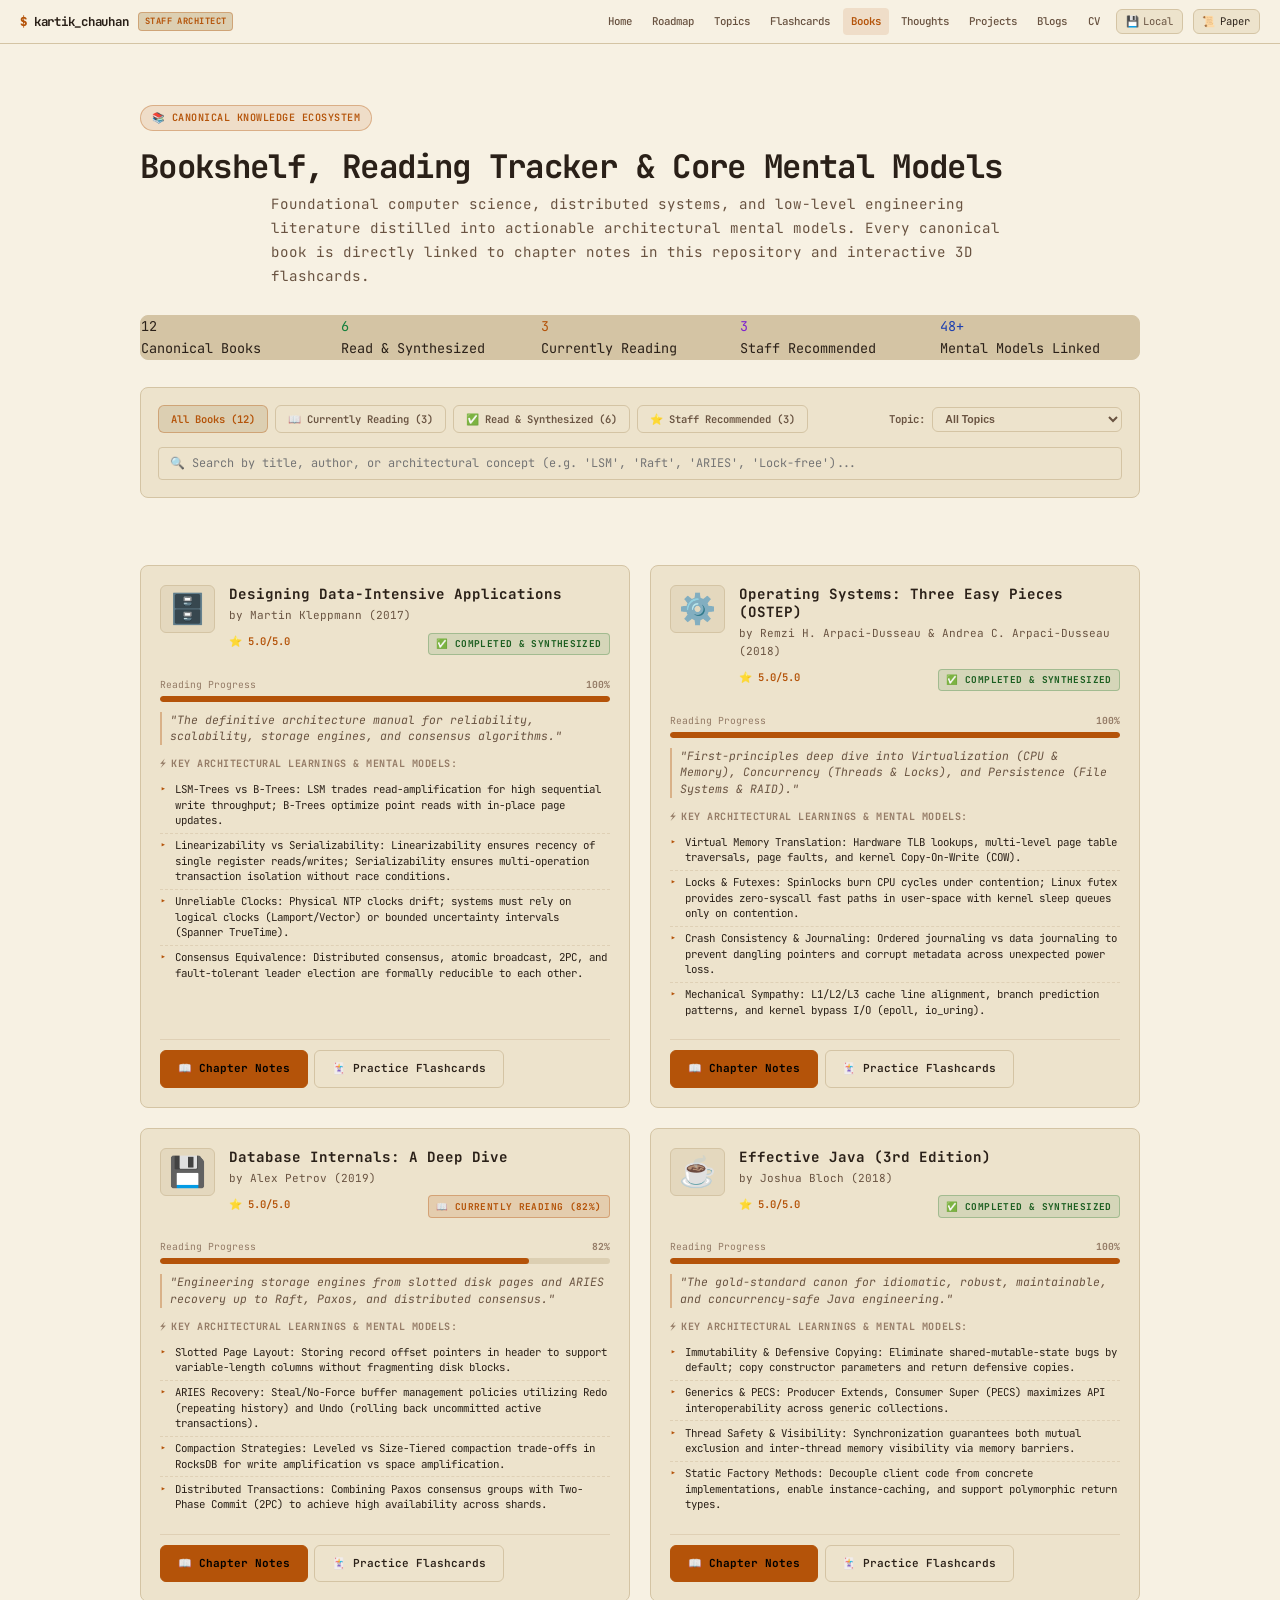
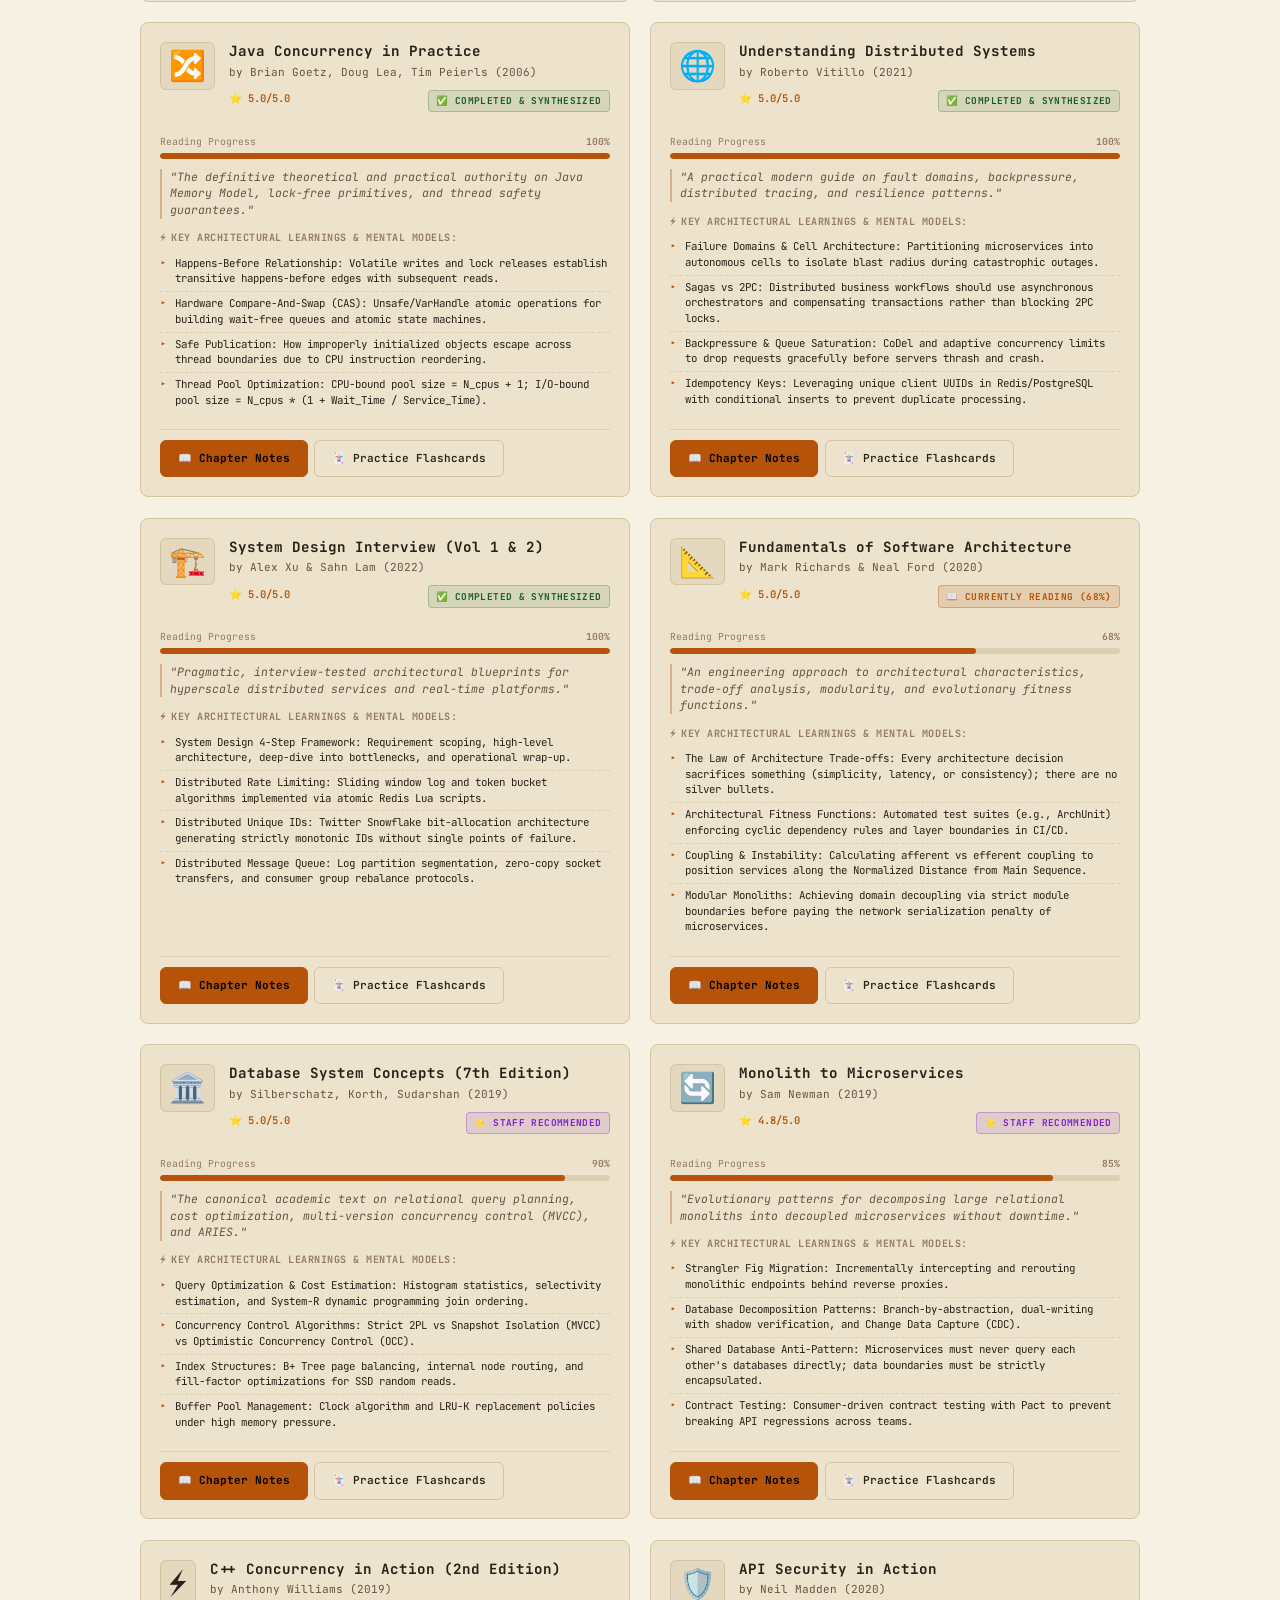
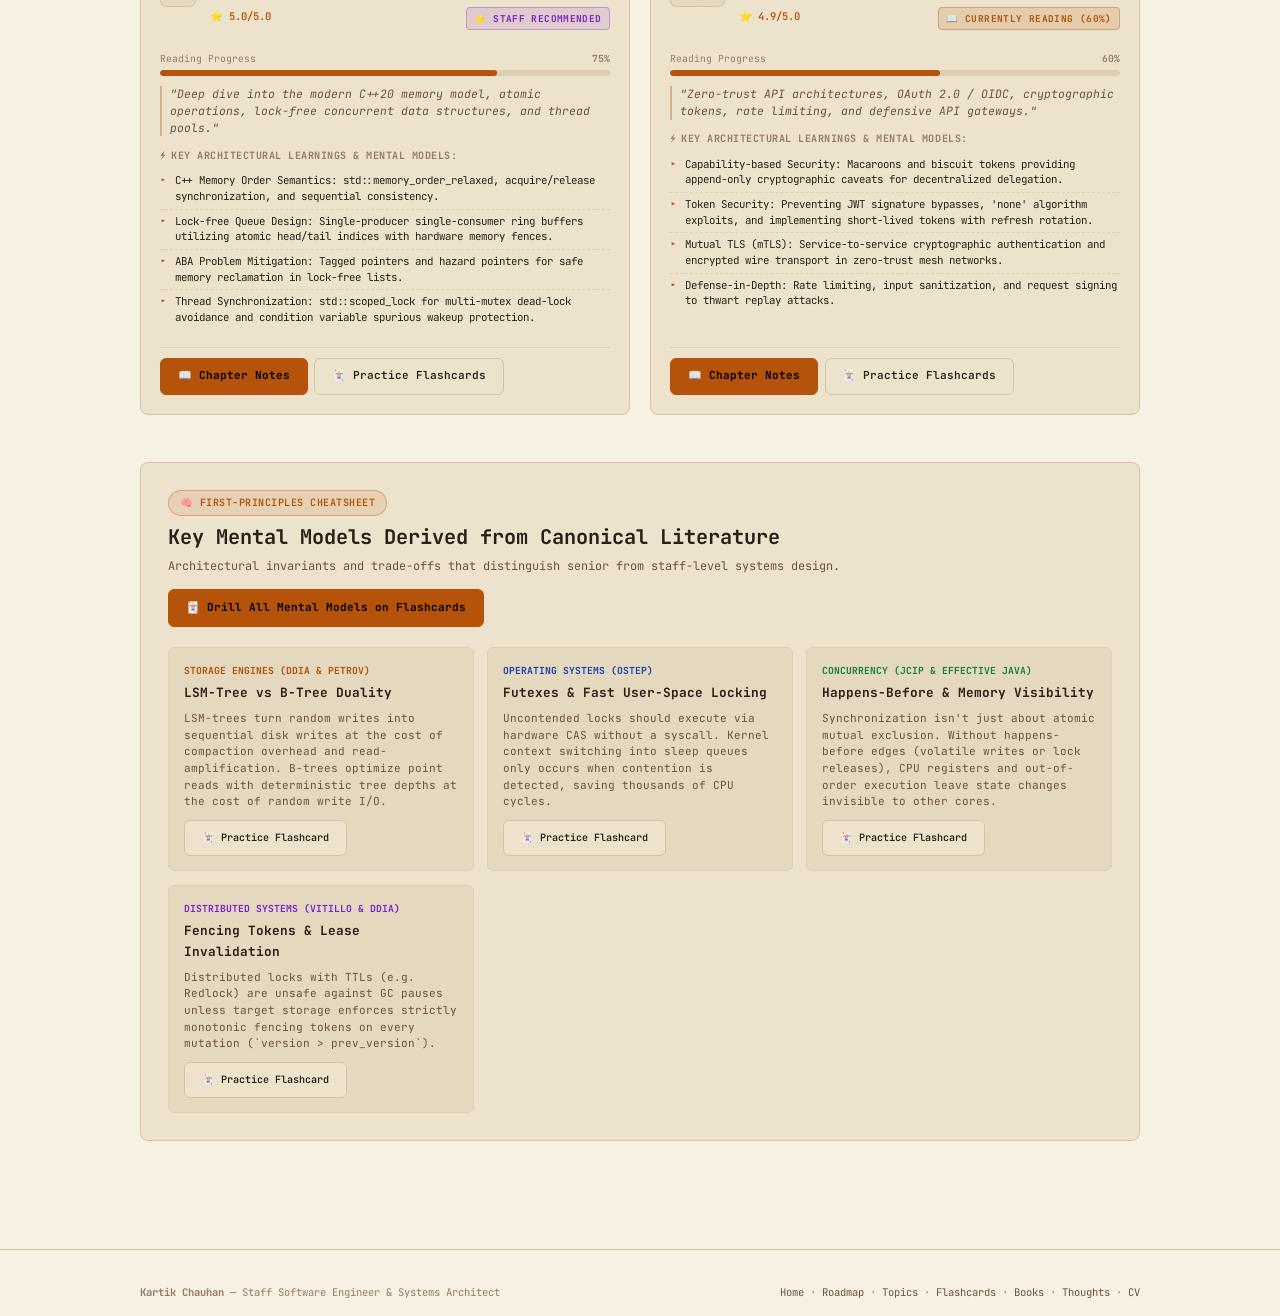
<file: books.html>
<!DOCTYPE html>
<html lang="en" data-theme="paper">
<head>
  <meta charset="UTF-8">
  <meta name="viewport" content="width=device-width, initial-scale=1.0, viewport-fit=cover">
  <title>Bookshelf & Mental Models — Kartik Chauhan</title>
  <meta name="description" content="Canonical reading list, active study notes, and architectural mental models from foundational systems and database literature.">
  <link rel="icon" href="data:image/svg+xml,<svg xmlns='http://www.w3.org/2000/svg' viewBox='0 0 100 100'><text y='.9em' font-size='90'>📖</text></svg>">
  <link rel="stylesheet" href="assets/css/style.css">
  <link rel="stylesheet" href="assets/css/nav.css">
  <script src="assets/js/nav.js"></script>
</head>
<body>
  <div class="progress-container"><div class="progress-bar" id="readingProgress"></div></div>

  <!-- Sticky Top Navigation -->
  <header class="top-bar">
    <a class="top-bar-brand" href="index.html">
      <span class="prompt-sign">$</span>
      <span>kartik_chauhan</span>
      <span class="year-badge">STAFF ARCHITECT</span>
    </a>
    <nav class="top-bar-nav">
      <a class="top-bar-link" href="index.html" data-page="home">Home</a>
      <a class="top-bar-link" href="roadmap.html" data-page="roadmap">Roadmap</a>
      <a class="top-bar-link" href="topics.html" data-page="topics">Topics</a>
      <a class="top-bar-link" href="flashcards.html" data-page="flashcards">Flashcards</a>
      <a class="top-bar-link active" href="books.html" data-page="books">Books</a>
      <a class="top-bar-link" href="thoughts.html" data-page="thoughts">Thoughts</a>
      <a class="top-bar-link" href="index.html#projects" data-page="projects">Projects</a>
      <a class="top-bar-link" href="index.html#blogs" data-page="blogs">Blogs</a>
      <a class="top-bar-link" href="cv.html" data-page="cv">CV</a>
      <button class="theme-toggle-btn" onclick="StudySite.Theme.toggle()" aria-label="Toggle Theme">
        📜 <span>Paper</span>
      </button>
      <button class="mobile-menu-btn" onclick="StudySite.Nav.toggleMobile()" aria-label="Open Navigation">
        ☰
      </button>
    </nav>
  </header>

  <!-- Mobile Overlay Navigation -->
  <div class="mobile-nav-overlay" id="mobileNav">
    <button class="mobile-nav-close" onclick="StudySite.Nav.closeMobile()">✕</button>
    <div class="mobile-nav-section-title">Core Profile</div>
    <a class="mobile-nav-link" href="index.html">🏠 Home</a>
    <a class="mobile-nav-link" href="index.html#projects" onclick="StudySite.Nav.closeMobile()">🚀 Projects Showcase</a>
    <a class="mobile-nav-link" href="index.html#blogs" onclick="StudySite.Nav.closeMobile()">📝 Engineering Blogs</a>
    <a class="mobile-nav-link" href="cv.html">📄 Curriculum Vitae (CV)</a>
    
    <div class="mobile-nav-section-title">2026 Interview Prep Hub</div>
    <a class="mobile-nav-link" href="roadmap.html">🎯 13-Week Roadmap</a>
    <a class="mobile-nav-link" href="topics.html">📚 Topics & Deep Notes</a>
    <a class="mobile-nav-link" href="flashcards.html">🃏 3D Flashcards</a>

    <div class="mobile-nav-section-title">Knowledge Ecosystem</div>
    <a class="mobile-nav-link active" href="books.html">📖 Bookshelf & Mental Models</a>
    <a class="mobile-nav-link" href="thoughts.html">💭 Engineering Thoughts (Tweets)</a>
    <a class="mobile-nav-link" href="search.html">🔍 Search 800+ Docs</a>
  </div>

  <main class="container">
    <!-- Hero Section -->
    <section class="hero" style="text-align: left; padding: 2.5rem 0 1.5rem; max-width: 1000px; margin: 0 auto;">
      <div class="hero-pill">📚 CANONICAL KNOWLEDGE ECOSYSTEM</div>
      <h1 style="font-size: 2.4rem; margin-bottom: 0.5rem; letter-spacing: -0.02em;">Bookshelf, Reading Tracker & Core Mental Models</h1>
      <p class="hero-lede" style="margin-bottom: 1.5rem; font-size: 1.05rem; line-height: 1.7; max-width: 82ch;">
        Foundational computer science, distributed systems, and low-level engineering literature distilled into actionable architectural mental models. Every canonical book is directly linked to chapter notes in this repository and interactive 3D flashcards.
      </p>

      <!-- Reading Stats Strip -->
      <div class="stat-strip" style="margin-bottom: 2rem;">
        <div class="stat-card">
          <div class="stat-val" id="statTotalBooks">12</div>
          <div class="stat-lbl">Canonical Books</div>
        </div>
        <div class="stat-card">
          <div class="stat-val" id="statCompletedBooks" style="color: #15803d;">6</div>
          <div class="stat-lbl">Read & Synthesized</div>
        </div>
        <div class="stat-card">
          <div class="stat-val" id="statReadingBooks" style="color: var(--accent);">3</div>
          <div class="stat-lbl">Currently Reading</div>
        </div>
        <div class="stat-card">
          <div class="stat-val" id="statRecommendedBooks" style="color: var(--purple);">3</div>
          <div class="stat-lbl">Staff Recommended</div>
        </div>
        <div class="stat-card">
          <div class="stat-val" style="color: var(--blue);">48+</div>
          <div class="stat-lbl">Mental Models Linked</div>
        </div>
      </div>

      <!-- Filter Controls & Search -->
      <div style="background: var(--surface); border: 1px solid var(--border); border-radius: var(--radius-lg); padding: 1.25rem; margin-bottom: 2rem;">
        <div style="display: flex; gap: 1rem; flex-wrap: wrap; align-items: center; justify-content: space-between; margin-bottom: 1rem;">
          <!-- Status Tabs -->
          <div style="display: flex; gap: 0.5rem; flex-wrap: wrap;" id="statusFilterBar">
            <button class="filter-btn active" data-status="all" onclick="filterBooksByStatus('all')">All Books (12)</button>
            <button class="filter-btn" data-status="currently_reading" onclick="filterBooksByStatus('currently_reading')">📖 Currently Reading (3)</button>
            <button class="filter-btn" data-status="read" onclick="filterBooksByStatus('read')">✅ Read & Synthesized (6)</button>
            <button class="filter-btn" data-status="recommended" onclick="filterBooksByStatus('recommended')">⭐ Staff Recommended (3)</button>
          </div>

          <!-- Category Selector -->
          <div style="display: flex; align-items: center; gap: 0.5rem;">
            <label for="categorySelect" style="font-size: 0.8rem; font-weight: 600; color: var(--text-muted);">Topic:</label>
            <select id="categorySelect" class="filter-btn" style="padding: 0.35rem 0.65rem;" onchange="filterBooksByCategory(this.value)">
              <option value="all">All Topics</option>
              <option value="Distributed Systems">Distributed Systems</option>
              <option value="Database Engines">Database Engines & Internals</option>
              <option value="Operating Systems">Operating Systems & Kernel</option>
              <option value="Core Java">Core Java & Concurrency</option>
              <option value="System Design">System Design & Architecture</option>
              <option value="Low-Level Systems">C++ & Low-Level Systems</option>
              <option value="Infrastructure & Security">Security & Infrastructure</option>
            </select>
          </div>
        </div>

        <!-- Keyword Search -->
        <div style="display: flex; gap: 0.5rem; align-items: center;">
          <input 
            type="text" 
            id="bookSearchInput" 
            placeholder="🔍 Search by title, author, or architectural concept (e.g. 'LSM', 'Raft', 'ARIES', 'Lock-free')..." 
            class="comment-input" 
            style="width: 100%; font-size: 0.88rem; padding: 0.55rem 0.85rem;"
            oninput="handleBookSearch(this.value)"
          >
        </div>
      </div>
    </section>

    <!-- Bookshelf Cards Grid -->
    <section style="max-width: 1000px; margin: 0 auto 3.5rem;">
      <div id="booksGrid" class="bookshelf-grid">
        <div style="grid-column: 1/-1; text-align: center; padding: 3rem; color: var(--text-dim);">
          ⏳ Loading curated bookshelf and reading notes...
        </div>
      </div>
    </section>

    <!-- High-Yield Mental Models Matrix -->
    <section style="max-width: 1000px; margin: 0 auto 4rem; background: var(--surface); border: 1px solid var(--border); border-radius: var(--radius-lg); padding: 2rem;">
      <div style="display: flex; align-items: center; justify-content: space-between; flex-wrap: wrap; gap: 1rem; margin-bottom: 1.5rem;">
        <div>
          <div class="hero-pill" style="margin-bottom: 0.35rem;">🧠 FIRST-PRINCIPLES CHEATSHEET</div>
          <h2 style="font-size: 1.5rem; margin-bottom: 0.25rem;">Key Mental Models Derived from Canonical Literature</h2>
          <p style="font-size: 0.88rem; color: var(--text-muted); margin: 0;">
            Architectural invariants and trade-offs that distinguish senior from staff-level systems design.
          </p>
        </div>
        <a class="btn btn-sm btn-primary" href="flashcards.html">🃏 Drill All Mental Models on Flashcards</a>
      </div>

      <div style="display: grid; grid-template-columns: repeat(auto-fit, minmax(280px, 1fr)); gap: 1rem;">
        <div style="background: var(--surface-hover); border: 1px solid var(--border-subtle); border-radius: var(--radius-md); padding: 1.1rem;">
          <div style="font-size: 0.72rem; font-weight: 700; color: var(--accent); text-transform: uppercase;">Storage Engines (DDIA & Petrov)</div>
          <h4 style="margin: 0.35rem 0 0.5rem 0; font-size: 0.95rem;">LSM-Tree vs B-Tree Duality</h4>
          <p style="font-size: 0.82rem; color: var(--text-muted); line-height: 1.5; margin-bottom: 0.75rem;">
            LSM-trees turn random writes into sequential disk writes at the cost of compaction overhead and read-amplification. B-trees optimize point reads with deterministic tree depths at the cost of random write I/O.
          </p>
          <a href="flashcards.html?category=database_internals" class="btn btn-sm" style="font-size: 0.75rem;">🃏 Practice Flashcard</a>
        </div>

        <div style="background: var(--surface-hover); border: 1px solid var(--border-subtle); border-radius: var(--radius-md); padding: 1.1rem;">
          <div style="font-size: 0.72rem; font-weight: 700; color: var(--blue); text-transform: uppercase;">Operating Systems (OSTEP)</div>
          <h4 style="margin: 0.35rem 0 0.5rem 0; font-size: 0.95rem;">Futexes & Fast User-Space Locking</h4>
          <p style="font-size: 0.82rem; color: var(--text-muted); line-height: 1.5; margin-bottom: 0.75rem;">
            Uncontended locks should execute via hardware CAS without a syscall. Kernel context switching into sleep queues only occurs when contention is detected, saving thousands of CPU cycles.
          </p>
          <a href="flashcards.html?category=operating_systems" class="btn btn-sm" style="font-size: 0.75rem;">🃏 Practice Flashcard</a>
        </div>

        <div style="background: var(--surface-hover); border: 1px solid var(--border-subtle); border-radius: var(--radius-md); padding: 1.1rem;">
          <div style="font-size: 0.72rem; font-weight: 700; color: #15803d; text-transform: uppercase;">Concurrency (JCIP & Effective Java)</div>
          <h4 style="margin: 0.35rem 0 0.5rem 0; font-size: 0.95rem;">Happens-Before & Memory Visibility</h4>
          <p style="font-size: 0.82rem; color: var(--text-muted); line-height: 1.5; margin-bottom: 0.75rem;">
            Synchronization isn't just about atomic mutual exclusion. Without happens-before edges (volatile writes or lock releases), CPU registers and out-of-order execution leave state changes invisible to other cores.
          </p>
          <a href="flashcards.html?category=core_java" class="btn btn-sm" style="font-size: 0.75rem;">🃏 Practice Flashcard</a>
        </div>

        <div style="background: var(--surface-hover); border: 1px solid var(--border-subtle); border-radius: var(--radius-md); padding: 1.1rem;">
          <div style="font-size: 0.72rem; font-weight: 700; color: var(--purple); text-transform: uppercase;">Distributed Systems (Vitillo & DDIA)</div>
          <h4 style="margin: 0.35rem 0 0.5rem 0; font-size: 0.95rem;">Fencing Tokens & Lease Invalidation</h4>
          <p style="font-size: 0.82rem; color: var(--text-muted); line-height: 1.5; margin-bottom: 0.75rem;">
            Distributed locks with TTLs (e.g. Redlock) are unsafe against GC pauses unless target storage enforces strictly monotonic fencing tokens on every mutation (`version &gt; prev_version`).
          </p>
          <a href="flashcards.html?category=distributed_systems" class="btn btn-sm" style="font-size: 0.75rem;">🃏 Practice Flashcard</a>
        </div>
      </div>
    </section>
  </main>

  <footer class="site-footer">
    <div style="max-width: 1000px; margin: 0 auto; display: flex; justify-content: space-between; align-items: center; flex-wrap: wrap; gap: 1rem;">
      <div>
        <strong>Kartik Chauhan</strong> — Staff Software Engineer & Systems Architect
      </div>
      <div>
        <a href="index.html">Home</a> · 
        <a href="roadmap.html">Roadmap</a> · 
        <a href="topics.html">Topics</a> · 
        <a href="flashcards.html">Flashcards</a> · 
        <a href="books.html">Books</a> · 
        <a href="thoughts.html">Thoughts</a> · 
        <a href="cv.html">CV</a>
      </div>
    </div>
  </footer>

  <script src="assets/js/site.js?v=20261017_4"></script>
  <script>
    let allBooks = [];
    let activeStatus = 'all';
    let activeCategory = 'all';
    let searchQuery = '';

    function renderBooks() {
      const container = document.getElementById('booksGrid');
      if (!container) return;

      const filtered = allBooks.filter(book => {
        const statusMatch = (activeStatus === 'all' || book.status === activeStatus);
        const catMatch = (activeCategory === 'all' || book.category === activeCategory);
        let searchMatch = true;
        if (searchQuery.trim()) {
          const q = searchQuery.toLowerCase();
          const title = (book.title || '').toLowerCase();
          const author = (book.author || '').toLowerCase();
          const oneLiner = (book.oneLiner || '').toLowerCase();
          const learnings = (book.keyLearnings || []).join(' ').toLowerCase();
          searchMatch = title.includes(q) || author.includes(q) || oneLiner.includes(q) || learnings.includes(q);
        }
        return statusMatch && catMatch && searchMatch;
      });

      if (filtered.length === 0) {
        container.innerHTML = `
          <div style="grid-column: 1/-1; text-align: center; padding: 3rem 1rem; color: var(--text-dim); background: var(--surface); border: 1px dashed var(--border); border-radius: var(--radius-md);">
            <h3>No books match your current filters</h3>
            <p style="font-size: 0.85rem; margin-top: 0.5rem;">Try selecting "All Books" or clearing your search term.</p>
            <button class="btn btn-sm" style="margin-top: 0.75rem;" onclick="resetFilters()">Reset Filters</button>
          </div>
        `;
        return;
      }

      container.innerHTML = filtered.map(book => {
        const statusClass = 'status-' + book.status;
        const progressPercent = book.progress || 0;
        const learningsHtml = (book.keyLearnings || []).map(l => `<li>${escapeHtml(l)}</li>`).join('');
        
        return `
          <div class="book-card" id="book-${book.id}">
            <div class="book-card-header">
              <div class="book-cover-icon">${book.coverIcon || '📖'}</div>
              <div class="book-meta" style="flex: 1;">
                <h3 class="book-title">${escapeHtml(book.title)}</h3>
                <div class="book-author">by ${escapeHtml(book.author)} (${book.year})</div>
                <div style="display: flex; align-items: center; justify-content: space-between; margin-top: 0.25rem;">
                  <span class="book-rating">⭐ ${book.rating || '5.0/5.0'}</span>
                  <span class="book-status-pill ${statusClass}">${book.statusBadge || book.status}</span>
                </div>
              </div>
            </div>

            <div class="book-progress-wrap">
              <div class="book-progress-labels">
                <span>Reading Progress</span>
                <strong>${progressPercent}%</strong>
              </div>
              <div class="book-progress-bar">
                <div class="book-progress-fill" style="width: ${progressPercent}%;"></div>
              </div>
            </div>

            <div class="book-oneliner">"${escapeHtml(book.oneLiner)}"</div>

            <div class="book-learnings-title">
              <span>⚡</span> Key Architectural Learnings & Mental Models:
            </div>
            <ul class="book-learnings-list">
              ${learningsHtml}
            </ul>

            <div class="book-actions">
              <a href="topic.html?path=${encodeURIComponent(book.relatedDoc)}" class="btn btn-sm btn-primary">
                📖 Chapter Notes
              </a>
              <a href="flashcards.html?category=${encodeURIComponent(book.flashcardCategory)}" class="btn btn-sm">
                🃏 Practice Flashcards
              </a>
            </div>
          </div>
        `;
      }).join('');
    }

    function escapeHtml(text) {
      if (!text) return '';
      return text
        .replace(/&/g, "&amp;")
        .replace(/</g, "&lt;")
        .replace(/>/g, "&gt;")
        .replace(/"/g, "&quot;")
        .replace(/'/g, "&#039;");
    }

    function filterBooksByStatus(status) {
      activeStatus = status;
      document.querySelectorAll('#statusFilterBar .filter-btn').forEach(btn => {
        if (btn.getAttribute('data-status') === status) {
          btn.classList.add('active');
        } else {
          btn.classList.remove('active');
        }
      });
      renderBooks();
    }

    function filterBooksByCategory(cat) {
      activeCategory = cat;
      renderBooks();
    }

    function handleBookSearch(val) {
      searchQuery = val;
      renderBooks();
    }

    function resetFilters() {
      activeStatus = 'all';
      activeCategory = 'all';
      searchQuery = '';
      document.getElementById('bookSearchInput').value = '';
      document.getElementById('categorySelect').value = 'all';
      filterBooksByStatus('all');
    }

    document.addEventListener('DOMContentLoaded', function () {
      StudySite.Nav.mount('books');
      StudySite.Progress.init();

      // Check URL query parameters (e.g. ?status=currently_reading or ?category=Distributed+Systems)
      const urlParams = new URLSearchParams(window.location.search);
      if (urlParams.get('status')) {
        activeStatus = urlParams.get('status');
      }
      if (urlParams.get('category')) {
        activeCategory = urlParams.get('category');
        const sel = document.getElementById('categorySelect');
        if (sel) sel.value = activeCategory;
      }

      StudySite.Data.loadBooks().then(data => {
        allBooks = data;
        
        // Update stats
        const completed = data.filter(b => b.status === 'read').length;
        const reading = data.filter(b => b.status === 'currently_reading').length;
        const recommended = data.filter(b => b.status === 'recommended').length;
        
        const elTotal = document.getElementById('statTotalBooks');
        const elCompleted = document.getElementById('statCompletedBooks');
        const elReading = document.getElementById('statReadingBooks');
        const elRec = document.getElementById('statRecommendedBooks');
        
        if (elTotal) elTotal.textContent = data.length;
        if (elCompleted) elCompleted.textContent = completed;
        if (elReading) elReading.textContent = reading;
        if (elRec) elRec.textContent = recommended;

        // Sync filter button labels
        const allBtn = document.querySelector('#statusFilterBar [data-status="all"]');
        const readBtn = document.querySelector('#statusFilterBar [data-status="read"]');
        const curBtn = document.querySelector('#statusFilterBar [data-status="currently_reading"]');
        const recBtn = document.querySelector('#statusFilterBar [data-status="recommended"]');

        if (allBtn) allBtn.textContent = `All Books (${data.length})`;
        if (readBtn) readBtn.textContent = `✅ Read & Synthesized (${completed})`;
        if (curBtn) curBtn.textContent = `📖 Currently Reading (${reading})`;
        if (recBtn) recBtn.textContent = `⭐ Staff Recommended (${recommended})`;

        filterBooksByStatus(activeStatus);
      }).catch(err => {
        const container = document.getElementById('booksGrid');
        if (container) {
          container.innerHTML = `<div style="grid-column: 1/-1; padding: 2rem; color: var(--red);">Error loading books: ${err.message}</div>`;
        }
      });
    });
  </script>
</body>
</html>
</file>
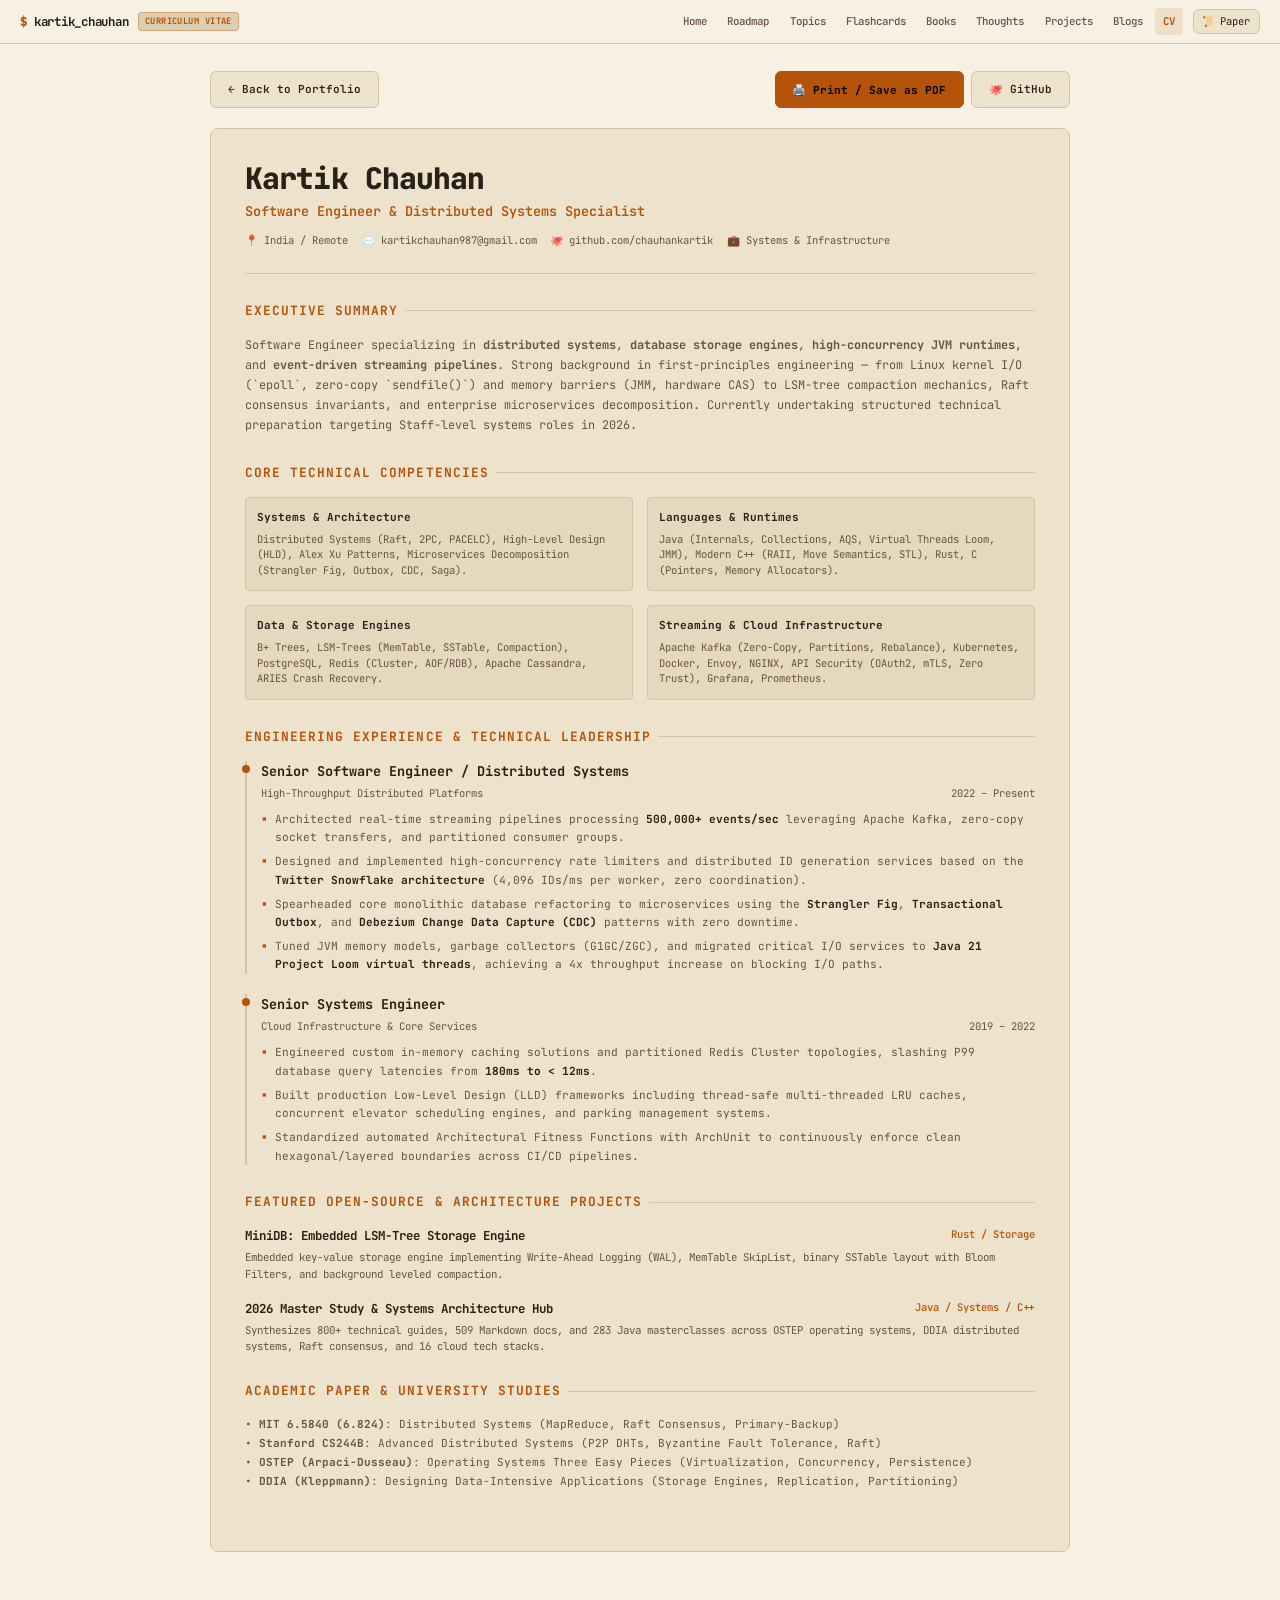
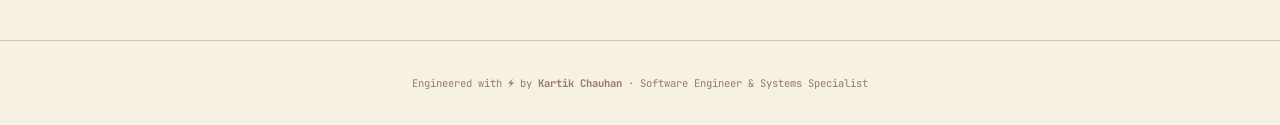
<file: cv.html>
<!DOCTYPE html>
<html lang="en" data-theme="light">
<head>
  <meta charset="UTF-8">
  <meta name="viewport" content="width=device-width, initial-scale=1.0, viewport-fit=cover">
  <title>Curriculum Vitae — Kartik Chauhan</title>
  <meta name="description" content="Kartik Chauhan — Software Engineer & Systems Specialist. Distributed systems, database storage engines, and high-throughput cloud infrastructure.">
  <link rel="icon" href="data:image/svg+xml,<svg xmlns='http://www.w3.org/2000/svg' viewBox='0 0 100 100'><text y='.9em' font-size='90'>📄</text></svg>">
  <link rel="stylesheet" href="assets/css/style.css">
  <link rel="stylesheet" href="assets/css/nav.css">
  <script src="assets/js/nav.js"></script>
  <style>
    @media print {
      .top-bar, .mobile-nav-overlay, .site-footer, .progress-container, .btn-print-hide { display: none !important; }
      body { background: #fff !important; color: #000 !important; }
      .cv-container { border: none !important; padding: 0 !important; box-shadow: none !important; }
    }
  </style>
</head>
<body>
  <div class="progress-container"><div class="progress-bar" id="readingProgress"></div></div>

  <!-- Top Navigation -->
  <header class="top-bar">
    <a class="top-bar-brand" href="index.html">
      <span class="prompt-sign">$</span>
      <span>kartik_chauhan</span>
      <span class="year-badge">CURRICULUM VITAE</span>
    </a>
    <nav class="top-bar-nav">
      <a class="top-bar-link" href="index.html" data-page="home">Home</a>
      <a class="top-bar-link" href="roadmap.html" data-page="roadmap">Roadmap</a>
      <a class="top-bar-link" href="topics.html" data-page="topics">Topics</a>
      <a class="top-bar-link" href="flashcards.html" data-page="flashcards">Flashcards</a>
      <a class="top-bar-link" href="books.html" data-page="books">Books</a>
      <a class="top-bar-link" href="thoughts.html" data-page="thoughts">Thoughts</a>
      <a class="top-bar-link" href="index.html#projects" data-page="projects">Projects</a>
      <a class="top-bar-link" href="index.html#blogs" data-page="blogs">Blogs</a>
      <a class="top-bar-link active" href="cv.html" data-page="cv">CV</a>
      <button class="theme-toggle-btn" onclick="StudySite.Theme.toggle()" aria-label="Toggle Theme">
        📜 <span>Paper</span>
      </button>
      <button class="mobile-menu-btn" onclick="StudySite.Nav.toggleMobile()" aria-label="Open Navigation">
        ☰
      </button>
    </nav>
  </header>

  <!-- Mobile Overlay Navigation -->
  <div class="mobile-nav-overlay" id="mobileNav">
    <button class="mobile-nav-close" onclick="StudySite.Nav.closeMobile()">✕</button>
    <div class="mobile-nav-section-title">Core Profile</div>
    <a class="mobile-nav-link" href="index.html">🏠 Home</a>
    <a class="mobile-nav-link" href="index.html#projects" onclick="StudySite.Nav.closeMobile()">🚀 Projects Showcase</a>
    <a class="mobile-nav-link" href="index.html#blogs" onclick="StudySite.Nav.closeMobile()">📝 Engineering Blogs</a>
    <a class="mobile-nav-link active" href="cv.html">📄 Curriculum Vitae (CV)</a>
    
    <div class="mobile-nav-section-title">2026 Interview Prep Hub</div>
    <a class="mobile-nav-link" href="roadmap.html">🎯 13-Week Roadmap</a>
    <a class="mobile-nav-link" href="topics.html">📚 Topics & Deep Notes</a>
    <a class="mobile-nav-link" href="flashcards.html">🃏 3D Flashcards</a>

    <div class="mobile-nav-section-title">Knowledge Ecosystem</div>
    <a class="mobile-nav-link" href="books.html">📖 Bookshelf & Mental Models</a>
    <a class="mobile-nav-link" href="thoughts.html">💭 Engineering Thoughts (Tweets)</a>
    <a class="mobile-nav-link" href="search.html">🔍 Search 800+ Docs</a>
  </div>

  <main class="container" style="max-width: 900px;">
    <!-- Print & Action Bar -->
    <div class="btn-print-hide" style="display: flex; justify-content: space-between; align-items: center; margin-bottom: 1.5rem;">
      <a class="btn" href="index.html">← Back to Portfolio</a>
      <div style="display: flex; gap: 0.5rem;">
        <button class="btn btn-primary" onclick="window.print()">🖨️ Print / Save as PDF</button>
        <a class="btn" href="https://github.com/chauhankartik" target="_blank" rel="noopener">🐙 GitHub</a>
      </div>
    </div>

    <!-- CV Document -->
    <div class="cv-container">
      <!-- Header -->
      <div class="cv-top-header">
        <div>
          <h1 class="cv-name">Kartik Chauhan</h1>
          <div class="cv-title">Software Engineer & Distributed Systems Specialist</div>
          <div class="cv-contact-strip">
            <span>📍 India / Remote</span>
            <span>✉️ <a href="mailto:kartikchauhan987@gmail.com" style="color: inherit; text-decoration: none;">kartikchauhan987@gmail.com</a></span>
            <span>🐙 <a href="https://github.com/chauhankartik" target="_blank" rel="noopener">github.com/chauhankartik</a></span>
            <span>💼 Systems & Infrastructure</span>
          </div>
        </div>
      </div>

      <!-- Executive Summary -->
      <div class="cv-section-block">
        <div class="cv-heading">Executive Summary</div>
        <p style="font-size: 0.88rem; line-height: 1.7; color: var(--text-muted);">
          Software Engineer specializing in <strong>distributed systems</strong>, <strong>database storage engines</strong>, <strong>high-concurrency JVM runtimes</strong>, and <strong>event-driven streaming pipelines</strong>. Strong background in first-principles engineering — from Linux kernel I/O (`epoll`, zero-copy `sendfile()`) and memory barriers (JMM, hardware CAS) to LSM-tree compaction mechanics, Raft consensus invariants, and enterprise microservices decomposition. Currently undertaking structured technical preparation targeting Staff-level systems roles in 2026.
        </p>
      </div>

      <!-- Technical Core Competencies -->
      <div class="cv-section-block">
        <div class="cv-heading">Core Technical Competencies</div>
        <div style="display: grid; grid-template-columns: repeat(auto-fit, minmax(260px, 1fr)); gap: 1rem;">
          <div style="background: var(--surface-hover); padding: 0.85rem; border-radius: var(--radius-sm); border: 1px solid var(--border);">
            <div style="font-weight: 700; font-size: 0.82rem; color: var(--text); margin-bottom: 0.35rem;">Systems & Architecture</div>
            <div style="font-size: 0.78rem; color: var(--text-muted); line-height: 1.5;">
              Distributed Systems (Raft, 2PC, PACELC), High-Level Design (HLD), Alex Xu Patterns, Microservices Decomposition (Strangler Fig, Outbox, CDC, Saga).
            </div>
          </div>

          <div style="background: var(--surface-hover); padding: 0.85rem; border-radius: var(--radius-sm); border: 1px solid var(--border);">
            <div style="font-weight: 700; font-size: 0.82rem; color: var(--text); margin-bottom: 0.35rem;">Languages & Runtimes</div>
            <div style="font-size: 0.78rem; color: var(--text-muted); line-height: 1.5;">
              Java (Internals, Collections, AQS, Virtual Threads Loom, JMM), Modern C++ (RAII, Move Semantics, STL), Rust, C (Pointers, Memory Allocators).
            </div>
          </div>

          <div style="background: var(--surface-hover); padding: 0.85rem; border-radius: var(--radius-sm); border: 1px solid var(--border);">
            <div style="font-weight: 700; font-size: 0.82rem; color: var(--text); margin-bottom: 0.35rem;">Data & Storage Engines</div>
            <div style="font-size: 0.78rem; color: var(--text-muted); line-height: 1.5;">
              B+ Trees, LSM-Trees (MemTable, SSTable, Compaction), PostgreSQL, Redis (Cluster, AOF/RDB), Apache Cassandra, ARIES Crash Recovery.
            </div>
          </div>

          <div style="background: var(--surface-hover); padding: 0.85rem; border-radius: var(--radius-sm); border: 1px solid var(--border);">
            <div style="font-weight: 700; font-size: 0.82rem; color: var(--text); margin-bottom: 0.35rem;">Streaming & Cloud Infrastructure</div>
            <div style="font-size: 0.78rem; color: var(--text-muted); line-height: 1.5;">
              Apache Kafka (Zero-Copy, Partitions, Rebalance), Kubernetes, Docker, Envoy, NGINX, API Security (OAuth2, mTLS, Zero Trust), Grafana, Prometheus.
            </div>
          </div>
        </div>
      </div>

      <!-- Experience & Engineering Highlights -->
      <div class="cv-section-block">
        <div class="cv-heading">Engineering Experience & Technical Leadership</div>
        
        <div class="cv-timeline-item">
          <div class="cv-role-title">Senior Software Engineer / Distributed Systems</div>
          <div class="cv-company-date">
            <span>High-Throughput Distributed Platforms</span>
            <span>2022 – Present</span>
          </div>
          <ul class="cv-bullets">
            <li>Architected real-time streaming pipelines processing <strong>500,000+ events/sec</strong> leveraging Apache Kafka, zero-copy socket transfers, and partitioned consumer groups.</li>
            <li>Designed and implemented high-concurrency rate limiters and distributed ID generation services based on the <strong>Twitter Snowflake architecture</strong> (4,096 IDs/ms per worker, zero coordination).</li>
            <li>Spearheaded core monolithic database refactoring to microservices using the <strong>Strangler Fig</strong>, <strong>Transactional Outbox</strong>, and <strong>Debezium Change Data Capture (CDC)</strong> patterns with zero downtime.</li>
            <li>Tuned JVM memory models, garbage collectors (G1GC/ZGC), and migrated critical I/O services to <strong>Java 21 Project Loom virtual threads</strong>, achieving a 4x throughput increase on blocking I/O paths.</li>
          </ul>
        </div>

        <div class="cv-timeline-item">
          <div class="cv-role-title">Senior Systems Engineer</div>
          <div class="cv-company-date">
            <span>Cloud Infrastructure & Core Services</span>
            <span>2019 – 2022</span>
          </div>
          <ul class="cv-bullets">
            <li>Engineered custom in-memory caching solutions and partitioned Redis Cluster topologies, slashing P99 database query latencies from <strong>180ms to < 12ms</strong>.</li>
            <li>Built production Low-Level Design (LLD) frameworks including thread-safe multi-threaded LRU caches, concurrent elevator scheduling engines, and parking management systems.</li>
            <li>Standardized automated Architectural Fitness Functions with ArchUnit to continuously enforce clean hexagonal/layered boundaries across CI/CD pipelines.</li>
          </ul>
        </div>
      </div>

      <!-- Notable Systems Projects -->
      <div class="cv-section-block">
        <div class="cv-heading">Featured Open-Source & Architecture Projects</div>
        
        <div style="margin-bottom: 1.25rem;">
          <div style="display: flex; justify-content: space-between; font-size: 0.92rem; font-weight: 700;">
            <span>MiniDB: Embedded LSM-Tree Storage Engine</span>
            <span style="font-weight: 500; font-size: 0.78rem; color: var(--accent);">Rust / Storage</span>
          </div>
          <p style="font-size: 0.8rem; color: var(--text-muted); margin-top: 0.25rem; line-height: 1.5;">
            Embedded key-value storage engine implementing Write-Ahead Logging (WAL), MemTable SkipList, binary SSTable layout with Bloom Filters, and background leveled compaction.
          </p>
        </div>

        <div style="margin-bottom: 1.25rem;">
          <div style="display: flex; justify-content: space-between; font-size: 0.92rem; font-weight: 700;">
            <span>2026 Master Study & Systems Architecture Hub</span>
            <span style="font-weight: 500; font-size: 0.78rem; color: var(--accent);">Java / Systems / C++</span>
          </div>
          <p style="font-size: 0.8rem; color: var(--text-muted); margin-top: 0.25rem; line-height: 1.5;">
            Synthesizes 800+ technical guides, 509 Markdown docs, and 283 Java masterclasses across OSTEP operating systems, DDIA distributed systems, Raft consensus, and 16 cloud tech stacks.
          </p>
        </div>
      </div>

      <!-- Academic Curriculum & Deep Studies -->
      <div class="cv-section-block">
        <div class="cv-heading">Academic Paper & University Studies</div>
        <div style="font-size: 0.82rem; line-height: 1.7; color: var(--text-muted);">
          • <strong>MIT 6.5840 (6.824)</strong>: Distributed Systems (MapReduce, Raft Consensus, Primary-Backup)<br>
          • <strong>Stanford CS244B</strong>: Advanced Distributed Systems (P2P DHTs, Byzantine Fault Tolerance, Raft)<br>
          • <strong>OSTEP (Arpaci-Dusseau)</strong>: Operating Systems Three Easy Pieces (Virtualization, Concurrency, Persistence)<br>
          • <strong>DDIA (Kleppmann)</strong>: Designing Data-Intensive Applications (Storage Engines, Replication, Partitioning)
        </div>
      </div>
    </div>
  </main>

  <footer class="site-footer">
    <p>Engineered with ⚡ by <strong>Kartik Chauhan</strong> · Software Engineer & Systems Specialist</p>
  </footer>

  <script src="assets/js/site.js?v=20261017_4"></script>
</body>
</html>
</file>
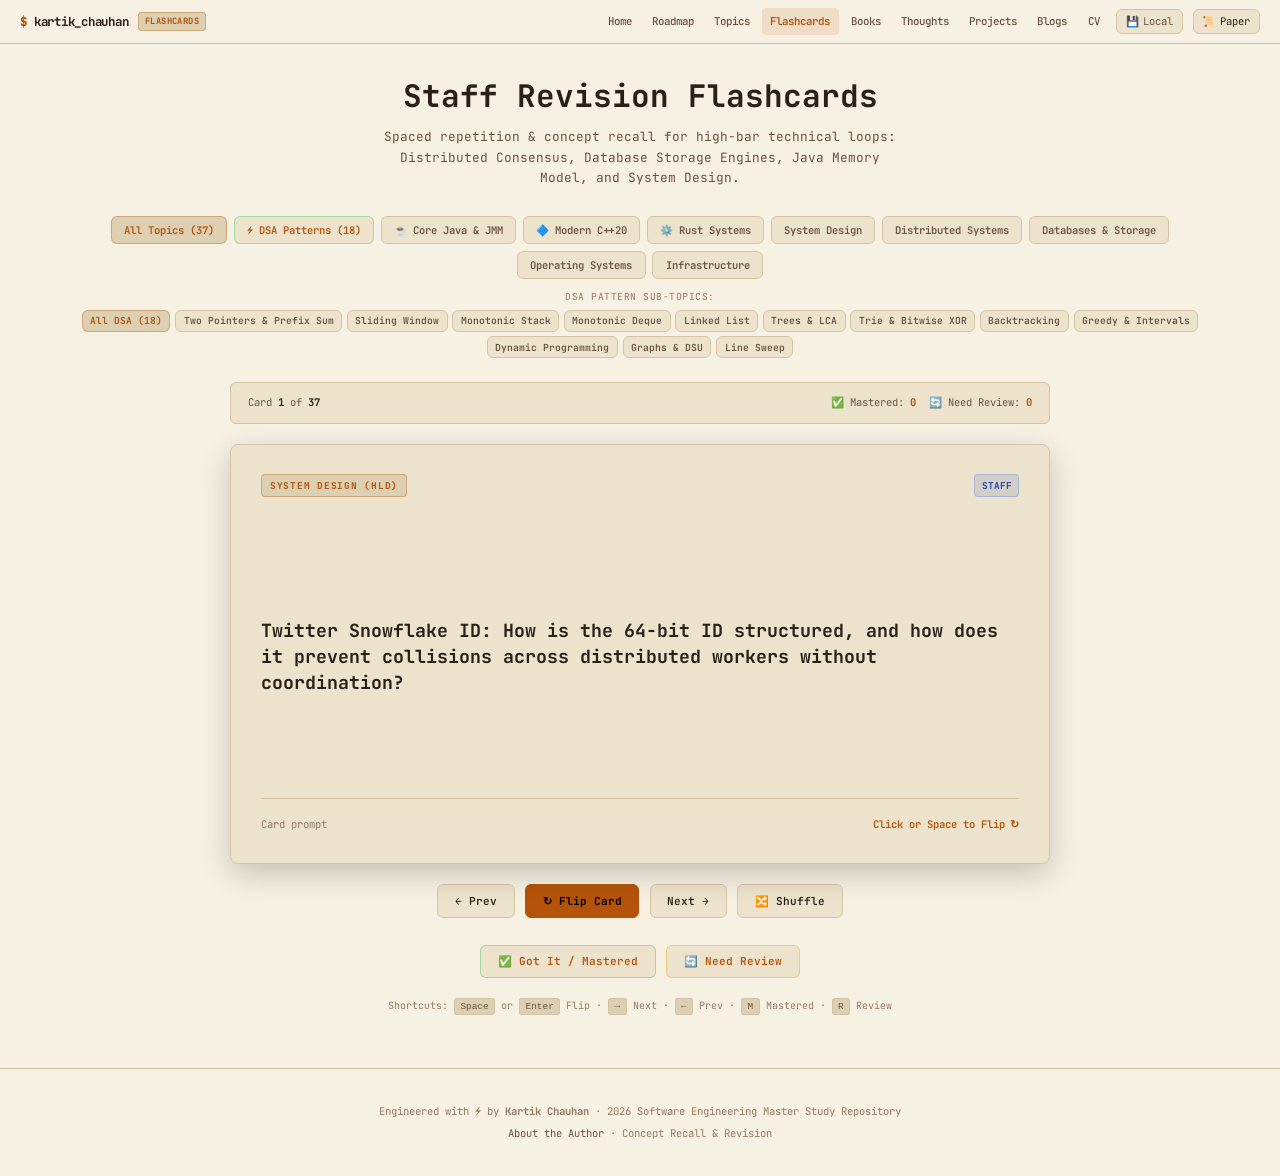
<file: flashcards.html>
<!DOCTYPE html>
<html lang="en" data-theme="light">
<head>
  <meta charset="UTF-8">
  <meta name="viewport" content="width=device-width, initial-scale=1.0, viewport-fit=cover">
  <title>Flashcards & Revision — 2026 Master Study Hub</title>
  <meta name="description" content="Interactive staff & principal engineering flashcards covering distributed systems, Java concurrency, database internals, and system design.">
  <link rel="icon" href="data:image/svg+xml,<svg xmlns='http://www.w3.org/2000/svg' viewBox='0 0 100 100'><text y='.9em' font-size='90'>🃏</text></svg>">
  <link rel="stylesheet" href="assets/css/style.css">
  <link rel="stylesheet" href="assets/css/nav.css">
  <script src="assets/js/nav.js"></script>
</head>
<body>
  <div class="progress-container"><div class="progress-bar" id="readingProgress"></div></div>

  <!-- Sticky Top Navigation -->
  <header class="top-bar">
    <a class="top-bar-brand" href="index.html">
      <span class="prompt-sign">$</span>
      <span>kartik_chauhan</span>
      <span class="year-badge">FLASHCARDS</span>
    </a>
    <nav class="top-bar-nav">
      <a class="top-bar-link" href="index.html" data-page="home">Home</a>
      <a class="top-bar-link" href="roadmap.html" data-page="roadmap">Roadmap</a>
      <a class="top-bar-link" href="topics.html" data-page="topics">Topics</a>
      <a class="top-bar-link active" href="flashcards.html" data-page="flashcards">Flashcards</a>
      <a class="top-bar-link" href="books.html" data-page="books">Books</a>
      <a class="top-bar-link" href="thoughts.html" data-page="thoughts">Thoughts</a>
      <a class="top-bar-link" href="index.html#projects" data-page="projects">Projects</a>
      <a class="top-bar-link" href="index.html#blogs" data-page="blogs">Blogs</a>
      <a class="top-bar-link" href="cv.html" data-page="cv">CV</a>
      <button class="theme-toggle-btn" onclick="StudySite.Theme.toggle()" aria-label="Toggle Theme">
        📜 <span>Paper</span>
      </button>
      <button class="mobile-menu-btn" onclick="StudySite.Nav.toggleMobile()" aria-label="Open Navigation">
        ☰
      </button>
    </nav>
  </header>

  <!-- Mobile Overlay Navigation -->
  <div class="mobile-nav-overlay" id="mobileNav">
    <button class="mobile-nav-close" onclick="StudySite.Nav.closeMobile()">✕</button>
    <div class="mobile-nav-section-title">Core Profile</div>
    <a class="mobile-nav-link" href="index.html">🏠 Home</a>
    <a class="mobile-nav-link" href="index.html#projects" onclick="StudySite.Nav.closeMobile()">🚀 Projects Showcase</a>
    <a class="mobile-nav-link" href="index.html#blogs" onclick="StudySite.Nav.closeMobile()">📝 Engineering Blogs</a>
    <a class="mobile-nav-link" href="cv.html">📄 Curriculum Vitae (CV)</a>
    
    <div class="mobile-nav-section-title">2026 Interview Prep Hub</div>
    <a class="mobile-nav-link" href="roadmap.html">🎯 13-Week Roadmap</a>
    <a class="mobile-nav-link" href="topics.html">📚 Topics & Deep Notes</a>
    <a class="mobile-nav-link active" href="flashcards.html">🃏 3D Flashcards</a>

    <div class="mobile-nav-section-title">Knowledge Ecosystem</div>
    <a class="mobile-nav-link" href="books.html">📖 Bookshelf & Mental Models</a>
    <a class="mobile-nav-link" href="thoughts.html">💭 Engineering Thoughts (Tweets)</a>
    <a class="mobile-nav-link" href="search.html">🔍 Search 800+ Docs</a>
  </div>

  <main class="container">
    <div class="page-header" style="text-align: center; margin-bottom: 2rem;">
      <h1 style="font-size: 2.3rem; font-weight: 700; margin-bottom: 0.5rem;">Staff Revision Flashcards</h1>
      <p style="color: var(--text-muted); font-size: 0.95rem; max-width: 65ch; margin: 0 auto;">
        Spaced repetition & concept recall for high-bar technical loops: Distributed Consensus, Database Storage Engines, Java Memory Model, and System Design.
      </p>
    </div>

    <!-- Category Filter Bar -->
    <div class="topic-filter-bar" id="categoryFilterBar" style="justify-content: center; margin-bottom: 0.75rem;">
      <button class="filter-btn active" data-cat="all">All Topics (<span id="countAll">37</span>)</button>
      <button class="filter-btn" data-cat="dsa_patterns" style="border-color: rgba(34, 197, 94, 0.4); color: var(--accent);">⚡ DSA Patterns (<span id="countDsa">18</span>)</button>
      <button class="filter-btn" data-cat="core_java">☕ Core Java & JMM</button>
      <button class="filter-btn" data-cat="cpp_systems">🔷 Modern C++20</button>
      <button class="filter-btn" data-cat="rust_systems">⚙️ Rust Systems</button>
      <button class="filter-btn" data-cat="system_design">System Design</button>
      <button class="filter-btn" data-cat="distributed_systems">Distributed Systems</button>
      <button class="filter-btn" data-cat="database_internals">Databases & Storage</button>
      <button class="filter-btn" data-cat="operating_systems">Operating Systems</button>
      <button class="filter-btn" data-cat="infrastructure">Infrastructure</button>
    </div>

    <!-- Subtopic Filter Bar for DSA Patterns -->
    <div id="subtopicFilterWrap" style="margin-bottom: 1.5rem; text-align: center;">
      <div style="font-size: 0.72rem; color: var(--text-dim); text-transform: uppercase; letter-spacing: 0.05em; margin-bottom: 0.4rem;">
        DSA Pattern Sub-Topics:
      </div>
      <div class="topic-filter-bar" id="dsaSubtopicBar" style="justify-content: center; gap: 0.35rem;">
        <button class="filter-btn active" data-sub="all" style="font-size: 0.72rem; padding: 0.25rem 0.55rem;">All DSA (18)</button>
        <button class="filter-btn" data-sub="array" style="font-size: 0.72rem; padding: 0.25rem 0.55rem;">Two Pointers & Prefix Sum</button>
        <button class="filter-btn" data-sub="sliding_window" style="font-size: 0.72rem; padding: 0.25rem 0.55rem;">Sliding Window</button>
        <button class="filter-btn" data-sub="stack" style="font-size: 0.72rem; padding: 0.25rem 0.55rem;">Monotonic Stack</button>
        <button class="filter-btn" data-sub="queue" style="font-size: 0.72rem; padding: 0.25rem 0.55rem;">Monotonic Deque</button>
        <button class="filter-btn" data-sub="linkedlist" style="font-size: 0.72rem; padding: 0.25rem 0.55rem;">Linked List</button>
        <button class="filter-btn" data-sub="tree" style="font-size: 0.72rem; padding: 0.25rem 0.55rem;">Trees & LCA</button>
        <button class="filter-btn" data-sub="trie" style="font-size: 0.72rem; padding: 0.25rem 0.55rem;">Trie & Bitwise XOR</button>
        <button class="filter-btn" data-sub="backtracking" style="font-size: 0.72rem; padding: 0.25rem 0.55rem;">Backtracking</button>
        <button class="filter-btn" data-sub="greedy" style="font-size: 0.72rem; padding: 0.25rem 0.55rem;">Greedy & Intervals</button>
        <button class="filter-btn" data-sub="dynamicprogramming" style="font-size: 0.72rem; padding: 0.25rem 0.55rem;">Dynamic Programming</button>
        <button class="filter-btn" data-sub="graph" style="font-size: 0.72rem; padding: 0.25rem 0.55rem;">Graphs & DSU</button>
        <button class="filter-btn" data-sub="linesweep" style="font-size: 0.72rem; padding: 0.25rem 0.55rem;">Line Sweep</button>
      </div>
    </div>

    <!-- Flashcards Container -->
    <div class="flashcards-container">
      <!-- Stats / Progress Bar -->
      <div class="flashcard-stats-bar">
        <div class="flashcard-stat-pill" id="cardCounter">
          Card <strong>1</strong> of <strong>16</strong>
        </div>
        <div style="display: flex; gap: 1rem;">
          <div class="flashcard-stat-pill" id="masteredCounter">
            ✅ Mastered: <strong style="color: var(--accent);">0</strong>
          </div>
          <div class="flashcard-stat-pill" id="reviewCounter">
            🔄 Need Review: <strong style="color: var(--amber);">0</strong>
          </div>
        </div>
      </div>

      <!-- 3D Flipping Card Viewport -->
      <div class="flashcard-viewport" id="cardViewport" onclick="toggleFlipCard()">
        <div class="flashcard-inner">
          <!-- FRONT FACE (Question) -->
          <div class="flashcard-face flashcard-front">
            <div class="flashcard-top">
              <span class="flashcard-category-badge" id="cardCategoryFront">SYSTEM DESIGN</span>
              <span class="flashcard-difficulty-badge" id="cardDifficultyFront">STAFF</span>
            </div>
            
            <div class="flashcard-question-text" id="cardQuestionText">
              Loading question...
            </div>

            <div class="flashcard-bottom">
              <span>Card prompt</span>
              <div class="flashcard-flip-prompt">
                <span>Click or Space to Flip</span>
                <span>↻</span>
              </div>
            </div>
          </div>

          <!-- BACK FACE (Answer) -->
          <div class="flashcard-face flashcard-back">
            <div class="flashcard-top">
              <span class="flashcard-category-badge" id="cardCategoryBack">ANSWER</span>
              <a class="btn btn-sm" id="cardDocLink" href="#" target="_blank" onclick="event.stopPropagation()">
                📖 Open Study Note
              </a>
            </div>

            <div class="flashcard-answer-text" id="cardAnswerText">
              Loading answer...
            </div>

            <div class="flashcard-bottom">
              <span>Technical Answer</span>
              <div class="flashcard-flip-prompt">
                <span>Click to Flip Back</span>
                <span>↺</span>
              </div>
            </div>
          </div>
        </div>
      </div>

      <!-- Main Flashcard Action Controls -->
      <div class="flashcard-controls">
        <button class="btn" onclick="prevCard()">
          ← Prev
        </button>
        <button class="btn btn-primary" onclick="toggleFlipCard()">
          ↻ Flip Card
        </button>
        <button class="btn" onclick="nextCard()">
          Next →
        </button>
        <button class="btn" onclick="shuffleCards()">
          🔀 Shuffle
        </button>
      </div>

      <!-- Self Evaluation Mastery Buttons -->
      <div style="display: flex; justify-content: center; gap: 0.75rem; margin-bottom: 1.5rem;">
        <button class="btn" style="border-color: rgba(34, 197, 94, 0.4); color: var(--accent);" onclick="markCard(true)">
          ✅ Got It / Mastered
        </button>
        <button class="btn" style="border-color: rgba(245, 158, 11, 0.4); color: var(--amber);" onclick="markCard(false)">
          🔄 Need Review
        </button>
      </div>

      <!-- Keyboard Shortcuts Hints -->
      <div class="flashcard-keyboard-hints">
        Shortcuts: <kbd>Space</kbd> or <kbd>Enter</kbd> Flip &middot; <kbd>→</kbd> Next &middot; <kbd>←</kbd> Prev &middot; <kbd>M</kbd> Mastered &middot; <kbd>R</kbd> Review
      </div>
    </div>
  </main>

  <footer class="site-footer">
    <p>Engineered with ⚡ by <strong>Kartik Chauhan</strong> · 2026 Software Engineering Master Study Repository</p>
    <p style="margin-top: 0.4rem; color: var(--text-dim);"><a href="index.html#about">About the Author</a> · Concept Recall & Revision</p>
  </footer>

  <script src="assets/js/site.js"></script>
  <script>
    let allCards = [];
    let filteredCards = [];
    let currentIndex = 0;
    let masteredSet = new Set();
    let reviewSet = new Set();
    let currentCategory = 'all';

    function toggleFlipCard() {
      const vp = document.getElementById('cardViewport');
      if (vp) vp.classList.toggle('flipped');
    }

    function renderCurrentCard() {
      if (filteredCards.length === 0) {
        document.getElementById('cardQuestionText').textContent = 'No flashcards available in this category.';
        document.getElementById('cardAnswerText').textContent = '';
        return;
      }

      // Ensure card is on front face when switching
      const vp = document.getElementById('cardViewport');
      if (vp) vp.classList.remove('flipped');

      const card = filteredCards[currentIndex];
      
      // Update text
      document.getElementById('cardCategoryFront').textContent = card.categoryLabel.toUpperCase();
      document.getElementById('cardDifficultyFront').textContent = card.difficulty.toUpperCase();
      document.getElementById('cardQuestionText').textContent = card.question;
      document.getElementById('cardAnswerText').textContent = card.answer;
      
      const docLink = document.getElementById('cardDocLink');
      if (card.relatedDoc) {
        docLink.href = 'topic.html?path=' + encodeURIComponent(card.relatedDoc);
        docLink.style.display = 'inline-flex';
      } else {
        docLink.style.display = 'none';
      }

      // Update counters
      document.getElementById('cardCounter').innerHTML = `Card <strong>${currentIndex + 1}</strong> of <strong>${filteredCards.length}</strong>`;
      document.getElementById('masteredCounter').innerHTML = `✅ Mastered: <strong style="color: var(--accent);">${masteredSet.size}</strong>`;
      document.getElementById('reviewCounter').innerHTML = `🔄 Need Review: <strong style="color: var(--amber);">${reviewSet.size}</strong>`;
    }

    function nextCard() {
      if (filteredCards.length === 0) return;
      currentIndex = (currentIndex + 1) % filteredCards.length;
      renderCurrentCard();
    }

    function prevCard() {
      if (filteredCards.length === 0) return;
      currentIndex = (currentIndex - 1 + filteredCards.length) % filteredCards.length;
      renderCurrentCard();
    }

    function shuffleCards() {
      for (let i = filteredCards.length - 1; i > 0; i--) {
        const j = Math.floor(Math.random() * (i + 1));
        [filteredCards[i], filteredCards[j]] = [filteredCards[j], filteredCards[i]];
      }
      currentIndex = 0;
      renderCurrentCard();
    }

    function markCard(isMastered) {
      if (filteredCards.length === 0) return;
      const card = filteredCards[currentIndex];
      if (isMastered) {
        masteredSet.add(card.id);
        reviewSet.delete(card.id);
      } else {
        reviewSet.add(card.id);
        masteredSet.delete(card.id);
      }
      nextCard();
    }

    let currentSubtopic = 'all';

    function applyFilters() {
      filteredCards = allCards.filter(c => {
        const catMatch = (currentCategory === 'all' || c.category === currentCategory);
        const subMatch = (currentSubtopic === 'all' || c.subtopic === currentSubtopic);
        return catMatch && subMatch;
      });

      // Show/hide subtopic filter wrap based on whether dsa_patterns is active or relevant
      const subWrap = document.getElementById('subtopicFilterWrap');
      if (subWrap) {
        if (currentCategory === 'dsa_patterns' || currentCategory === 'all') {
          subWrap.style.display = 'block';
        } else {
          subWrap.style.display = 'none';
        }
      }

      currentIndex = 0;
      renderCurrentCard();
    }

    function applyCategory(cat) {
      currentCategory = cat;
      currentSubtopic = 'all'; // reset subtopic when changing main category
      
      // Update subtopic active pill
      document.querySelectorAll('#dsaSubtopicBar .filter-btn').forEach(b => {
        if (b.getAttribute('data-sub') === 'all') b.classList.add('active');
        else b.classList.remove('active');
      });

      applyFilters();
    }

    function applySubtopic(sub) {
      currentSubtopic = sub;
      if (sub !== 'all' && currentCategory !== 'dsa_patterns' && currentCategory !== 'all') {
        currentCategory = 'dsa_patterns';
        document.querySelectorAll('#categoryFilterBar .filter-btn').forEach(b => {
          if (b.getAttribute('data-cat') === 'dsa_patterns') b.classList.add('active');
          else b.classList.remove('active');
        });
      }
      applyFilters();
    }

    document.addEventListener('DOMContentLoaded', function () {
      StudySite.Nav.mount('flashcards');
      StudySite.Progress.init();

      // Check URL parameters for ?category=...&subtopic=...&review=...
      const urlParams = new URLSearchParams(window.location.search);
      const urlCat = urlParams.get('category');
      const urlSub = urlParams.get('subtopic');
      const urlReview = urlParams.get('review');
      if (urlCat) currentCategory = urlCat;
      if (urlSub) currentSubtopic = urlSub;

      // Fetch flashcards dataset with cache busting
      fetch('assets/data/flashcards.json?v=' + Date.now())
        .then(r => r.json())
        .then(data => {
          allCards = data;
          
          // Update counts
          const dsaCount = allCards.filter(c => c.category === 'dsa_patterns').length;
          const countAllEl = document.getElementById('countAll');
          const countDsaEl = document.getElementById('countDsa');
          if (countAllEl) countAllEl.textContent = allCards.length;
          if (countDsaEl) countDsaEl.textContent = dsaCount;

          // Set active buttons based on initial state
          if (currentCategory) {
            document.querySelectorAll('#categoryFilterBar .filter-btn').forEach(b => {
              if (b.getAttribute('data-cat') === currentCategory) b.classList.add('active');
              else b.classList.remove('active');
            });
          }
          if (currentSubtopic) {
            document.querySelectorAll('#dsaSubtopicBar .filter-btn').forEach(b => {
              if (b.getAttribute('data-sub') === currentSubtopic) b.classList.add('active');
              else b.classList.remove('active');
            });
          }

          applyFilters();
        })
        .catch(err => {
          document.getElementById('cardQuestionText').textContent = 'Failed to load flashcards dataset.';
        });

      // Category filter buttons
      document.querySelectorAll('#categoryFilterBar .filter-btn').forEach(btn => {
        btn.addEventListener('click', function () {
          document.querySelectorAll('#categoryFilterBar .filter-btn').forEach(b => b.classList.remove('active'));
          btn.classList.add('active');
          applyCategory(btn.getAttribute('data-cat'));
        });
      });

      // Subtopic filter buttons
      document.querySelectorAll('#dsaSubtopicBar .filter-btn').forEach(btn => {
        btn.addEventListener('click', function () {
          document.querySelectorAll('#dsaSubtopicBar .filter-btn').forEach(b => b.classList.remove('active'));
          btn.classList.add('active');
          applySubtopic(btn.getAttribute('data-sub'));
        });
      });

      // Keyboard navigation
      window.addEventListener('keydown', function (e) {
        if (e.target.tagName === 'INPUT' || e.target.tagName === 'TEXTAREA') return;
        if (e.code === 'Space' || e.key === ' ' || e.key === 'f' || e.key === 'F' || e.key === 'Enter') {
          e.preventDefault();
          toggleFlipCard();
        } else if (e.key === 'ArrowRight' || e.key === 'n' || e.key === 'N') {
          e.preventDefault();
          nextCard();
        } else if (e.key === 'ArrowLeft' || e.key === 'p' || e.key === 'P') {
          e.preventDefault();
          prevCard();
        } else if (e.key === 'm' || e.key === 'M') {
          markCard(true);
        } else if (e.key === 'r' || e.key === 'R') {
          markCard(false);
        }
      });
    });
  </script>
</body>
</html>
</file>
<file: assets/css/style.css>
/* ── CS_basics & Terminal-inspired Study Design System ── */
@import url('https://fonts.googleapis.com/css2?family=JetBrains+Mono:ital,wght@0,300;0,400;0,500;0,600;0,700;1,400&display=swap');

:root, [data-theme="paper"], [data-theme="light"] {
  /* 1. Vintage Old Paper / Warm Parchment Yellow-Brownish Theme (Default) */
  --bg: #f7f1e3;            /* Warm antique paper / parchment background */
  --surface: #ede3cc;       /* Rich parchment card surface */
  --surface-hover: #e4d8be; /* Deepened parchment on hover */
  --surface-active: #dccfb2;/* Pressed vintage card */
  --border: #d4c4a4;        /* Vintage aged edge / sepia ink line */
  --border-subtle: #dfd0b5;
  --border-focus: #9a3412;  /* Terracotta leather focus ring */
  
  --text: #2a2018;          /* Antique espresso typewriter ink */
  --text-muted: #695341;    /* Faded sepia / aged brown ink */
  --text-dim: #947b66;      /* Soft graphite / warm pencil */
  
  --accent: #b45309;        /* Warm antique amber leather */
  --accent-hover: #92400e;  /* Deep saddle brown */
  --accent-dim: rgba(180, 83, 9, 0.12);
  --accent-border: rgba(180, 83, 9, 0.35);
  
  --blue: #1e40af;          /* Classic fountain pen blue */
  --blue-dim: rgba(30, 64, 175, 0.12);
  --amber: #b45309;         /* Antique brass */
  --amber-dim: rgba(180, 83, 9, 0.14);
  --red: #b91c1c;           /* Wax seal crimson */
  --red-dim: rgba(185, 28, 28, 0.12);
  --purple: #7e22ce;
  
  --font-mono: 'JetBrains Mono', 'SF Mono', 'Cascadia Code', 'Fira Code', Menlo, Consolas, monospace;
  --radius-sm: 4px;
  --radius-md: 6px;
  --radius-lg: 8px;
  --transition: all 0.15s ease;
}

[data-theme="white"] {
  /* 2. Clean Modern Light White Theme */
  --bg: #ffffff;
  --surface: #f8fafc;
  --surface-hover: #f1f5f9;
  --surface-active: #e2e8f0;
  --border: #e2e8f0;
  --border-subtle: #f1f5f9;
  --border-focus: #2563eb;
  
  --text: #0f172a;
  --text-muted: #475569;
  --text-dim: #94a3b8;
  
  --accent: #16a34a;
  --accent-hover: #15803d;
  --accent-dim: rgba(22, 163, 74, 0.1);
  --accent-border: rgba(22, 163, 74, 0.3);
  
  --blue: #2563eb;
  --blue-dim: rgba(37, 99, 235, 0.1);
  --amber: #d97706;
  --amber-dim: rgba(217, 119, 6, 0.1);
  --red: #dc2626;
  --red-dim: rgba(220, 38, 38, 0.1);
  --purple: #9333ea;
  
  --font-mono: 'JetBrains Mono', 'SF Mono', 'Cascadia Code', 'Fira Code', Menlo, Consolas, monospace;
  --radius-sm: 4px;
  --radius-md: 6px;
  --radius-lg: 8px;
  --transition: all 0.15s ease;
}

[data-theme="dark"] {
  /* 3. Dark Terminal Theme */
  --bg: #0a0a0c;
  --surface: #111116;
  --surface-hover: #181820;
  --surface-active: #20202c;
  --border: #22222c;
  --border-subtle: #191922;
  --border-focus: #3b82f6;
  
  --text: #eaeaea;
  --text-muted: #888899;
  --text-dim: #555566;
  
  --accent: #22c55e;
  --accent-hover: #16a34a;
  --accent-dim: rgba(34, 197, 94, 0.12);
  --accent-border: rgba(34, 197, 94, 0.35);
  
  --blue: #3b82f6;
  --blue-dim: rgba(59, 130, 246, 0.12);
  --amber: #f59e0b;
  --amber-dim: rgba(245, 158, 11, 0.12);
  --red: #ef4444;
  --red-dim: rgba(239, 68, 68, 0.12);
  --purple: #a855f7;
  
  --font-mono: 'JetBrains Mono', 'SF Mono', 'Cascadia Code', 'Fira Code', Menlo, Consolas, monospace;
  --radius-sm: 4px;
  --radius-md: 6px;
  --radius-lg: 8px;
  --transition: all 0.15s ease;
}

/* ── Base Reset ── */
* {
  box-sizing: border-box;
  margin: 0;
  padding: 0;
}

html {
  font-family: var(--font-mono);
  font-size: 13.5px;
  line-height: 1.6;
  background-color: var(--bg);
  color: var(--text);
  scroll-behavior: smooth;
  -webkit-font-smoothing: antialiased;
}

body {
  min-height: 100vh;
  display: flex;
  flex-direction: column;
  transition: background 0.2s, color 0.2s;
}

a {
  color: inherit;
  text-decoration: none;
  transition: var(--transition);
}

button {
  font-family: inherit;
  cursor: pointer;
}

::selection {
  background: var(--accent);
  color: #000;
}

/* ── Custom Scrollbar ── */
::-webkit-scrollbar {
  width: 7px;
  height: 7px;
}
::-webkit-scrollbar-track {
  background: var(--bg);
}
::-webkit-scrollbar-thumb {
  background: var(--border);
  border-radius: 4px;
}
::-webkit-scrollbar-thumb:hover {
  background: var(--text-dim);
}

/* ── Progress Bar ── */
.progress-container {
  position: fixed;
  top: 0;
  left: 0;
  width: 100%;
  height: 2.5px;
  z-index: 1000;
  background: transparent;
}
.progress-bar {
  height: 100%;
  width: 0%;
  background: var(--accent);
  transition: width 0.1s ease-out;
}

/* ── Layout ── */
.container {
  width: 100%;
  max-width: 1200px;
  margin: 0 auto;
  padding: 2rem 1.5rem 4rem;
  flex: 1;
}

/* ── Hero Section ── */
.hero {
  text-align: center;
  padding: 3.5rem 1rem 2.5rem;
  position: relative;
}

.hero-pill {
  display: inline-flex;
  align-items: center;
  gap: 0.5rem;
  padding: 0.3rem 0.8rem;
  border-radius: 999px;
  font-size: 0.75rem;
  font-weight: 600;
  background: var(--accent-dim);
  color: var(--accent);
  border: 1px solid var(--accent-border);
  margin-bottom: 1.25rem;
  letter-spacing: 0.05em;
  text-transform: uppercase;
}

.hero h1 {
  font-size: 2.8rem;
  font-weight: 700;
  letter-spacing: -0.04em;
  margin-bottom: 0.8rem;
  line-height: 1.15;
}

.hero-lede {
  color: var(--text-muted);
  font-size: 0.95rem;
  max-width: 68ch;
  margin: 0 auto 2rem;
  line-height: 1.7;
}

.hero-actions {
  display: flex;
  justify-content: center;
  gap: 0.85rem;
  flex-wrap: wrap;
}

.btn {
  display: inline-flex;
  align-items: center;
  justify-content: center;
  gap: 0.5rem;
  padding: 0.65rem 1.25rem;
  font-size: 0.82rem;
  font-weight: 600;
  border-radius: var(--radius-md);
  border: 1px solid var(--border);
  background: var(--surface);
  color: var(--text);
  transition: var(--transition);
}

.btn:hover {
  background: var(--surface-hover);
  border-color: var(--text-muted);
  transform: translateY(-1px);
}

.btn-primary {
  background: var(--accent);
  color: #000000;
  border-color: var(--accent);
  font-weight: 700;
}

.btn-primary:hover {
  background: var(--accent-hover);
  border-color: var(--accent-hover);
  color: #000000;
}

/* ── Stat Strip (from CS_basics) ── */
.stat-strip {
  display: grid;
  grid-template-columns: repeat(auto-fit, minmax(180px, 1fr));
  gap: 1px;
  background: var(--border);
  border: 1px solid var(--border);
  border-radius: var(--radius-lg);
  overflow: hidden;
  margin: 2rem 0 3rem;
}

.stat-cell {
  background: var(--surface);
  padding: 1.4rem 1.2rem;
  text-align: center;
  display: flex;
  flex-direction: column;
  justify-content: center;
  align-items: center;
}

.stat-n {
  font-size: 2.1rem;
  font-weight: 700;
  color: var(--accent);
  line-height: 1.1;
  font-feature-settings: 'tnum';
}

.stat-l {
  font-size: 0.72rem;
  text-transform: uppercase;
  letter-spacing: 0.08em;
  color: var(--text-muted);
  margin-top: 0.4rem;
}

/* ── Section Header ── */
.section-header {
  display: flex;
  align-items: baseline;
  justify-content: space-between;
  border-bottom: 1px solid var(--border);
  padding-bottom: 0.75rem;
  margin: 2.5rem 0 1.25rem;
}

.section-title {
  font-size: 1.15rem;
  font-weight: 700;
  letter-spacing: -0.01em;
  display: flex;
  align-items: center;
  gap: 0.6rem;
}

.section-link {
  font-size: 0.75rem;
  color: var(--accent);
}
.section-link:hover {
  text-decoration: underline;
}

/* ── Domain Grid ── */
.domain-grid {
  display: grid;
  grid-template-columns: repeat(auto-fit, minmax(260px, 1fr));
  gap: 1.25rem;
  margin-bottom: 2.5rem;
}

.domain-card {
  background: var(--surface);
  border: 1px solid var(--border);
  border-radius: var(--radius-lg);
  padding: 1.4rem;
  display: flex;
  flex-direction: column;
  transition: var(--transition);
  position: relative;
  overflow: hidden;
}

.domain-card::before {
  content: '';
  position: absolute;
  top: 0;
  left: 0;
  right: 0;
  height: 3px;
  background: var(--card-color, var(--accent));
  opacity: 0.8;
}

.domain-card:hover {
  border-color: var(--card-color, var(--accent));
  background: var(--surface-hover);
  transform: translateY(-2px);
}

.domain-card-head {
  display: flex;
  align-items: center;
  gap: 0.75rem;
  margin-bottom: 0.75rem;
}

.domain-card-icon {
  font-size: 1.6rem;
}

.domain-card-badge {
  font-size: 0.68rem;
  font-weight: 600;
  text-transform: uppercase;
  letter-spacing: 0.05em;
  color: var(--card-color, var(--accent));
  background: var(--surface-active);
  padding: 0.2rem 0.5rem;
  border-radius: var(--radius-sm);
}

.domain-card-title {
  font-size: 1.05rem;
  font-weight: 700;
  margin-bottom: 0.4rem;
}

.domain-card-desc {
  font-size: 0.82rem;
  color: var(--text-muted);
  line-height: 1.5;
  flex: 1;
  margin-bottom: 1.25rem;
}

.domain-card-foot {
  display: flex;
  align-items: center;
  justify-content: space-between;
  font-size: 0.75rem;
  color: var(--text-dim);
  border-top: 1px solid var(--border);
  padding-top: 0.75rem;
}

.domain-card-foot strong {
  color: var(--text);
}

/* ── Topic Browser Grid ── */
.topic-filter-bar {
  display: flex;
  align-items: center;
  gap: 0.5rem;
  flex-wrap: wrap;
  margin-bottom: 1.75rem;
}

.filter-btn {
  padding: 0.45rem 0.9rem;
  font-size: 0.78rem;
  font-weight: 600;
  background: var(--surface);
  border: 1px solid var(--border);
  border-radius: var(--radius-md);
  color: var(--text-muted);
  transition: var(--transition);
}

.filter-btn:hover {
  color: var(--text);
  border-color: var(--text-muted);
}

.filter-btn.active {
  background: var(--surface-active);
  color: var(--accent);
  border-color: var(--accent-border);
}

.topic-grid {
  display: grid;
  grid-template-columns: repeat(auto-fill, minmax(320px, 1fr));
  gap: 1.1rem;
}

.topic-card {
  background: var(--surface);
  border: 1px solid var(--border);
  border-radius: var(--radius-md);
  padding: 1.25rem;
  display: flex;
  flex-direction: column;
  transition: var(--transition);
}

.topic-card:hover {
  border-color: var(--accent);
  background: var(--surface-hover);
  transform: translateY(-2px);
}

.topic-card-domain {
  font-size: 0.68rem;
  text-transform: uppercase;
  letter-spacing: 0.06em;
  font-weight: 600;
  margin-bottom: 0.35rem;
}

.topic-card-title {
  font-size: 0.98rem;
  font-weight: 700;
  margin-bottom: 0.45rem;
  color: var(--text);
}

.topic-card-desc {
  font-size: 0.8rem;
  color: var(--text-muted);
  line-height: 1.5;
  margin-bottom: 1rem;
  flex: 1;
  display: -webkit-box;
  -webkit-line-clamp: 3;
  -webkit-box-orient: vertical;
  overflow: hidden;
}

.topic-card-meta {
  display: flex;
  align-items: center;
  gap: 0.6rem;
  font-size: 0.72rem;
  color: var(--text-dim);
  border-top: 1px solid var(--border);
  padding-top: 0.65rem;
}

.chip {
  display: inline-flex;
  align-items: center;
  gap: 0.25rem;
  padding: 0.15rem 0.45rem;
  border-radius: var(--radius-sm);
  background: var(--surface-active);
  font-size: 0.68rem;
  font-weight: 600;
}
.chip-md { color: #60a5fa; }
.chip-java { color: #f59e0b; }
.chip-sql { color: #ec4899; }
.chip-rs { color: #f97316; }

/* ── Level Selector & Level Badges ── */
.level-selector-wrap {
  background: var(--surface);
  border: 1px solid var(--border);
  border-radius: var(--radius-lg);
  padding: 1.25rem 1.5rem;
  margin-bottom: 1.5rem;
}

.level-selector-header {
  display: flex;
  align-items: center;
  justify-content: space-between;
  gap: 1rem;
  margin-bottom: 0.85rem;
  flex-wrap: wrap;
}

.level-selector-label {
  font-size: 0.78rem;
  font-weight: 700;
  text-transform: uppercase;
  letter-spacing: 0.08em;
  color: var(--accent);
  display: flex;
  align-items: center;
  gap: 0.4rem;
}

.level-pills-bar {
  display: flex;
  gap: 0.5rem;
  flex-wrap: wrap;
  align-items: center;
}

.level-btn {
  background: var(--surface-hover);
  border: 1px solid var(--border);
  color: var(--text-muted);
  padding: 0.45rem 0.85rem;
  border-radius: var(--radius-md);
  font-size: 0.82rem;
  font-weight: 600;
  cursor: pointer;
  transition: var(--transition);
  display: inline-flex;
  align-items: center;
  gap: 0.45rem;
  font-family: inherit;
  user-select: none;
}

.level-btn:hover {
  border-color: var(--text-dim);
  color: var(--text);
  transform: translateY(-1px);
}

.level-btn.active {
  background: var(--surface-active);
  color: var(--text);
  border-color: var(--accent);
  box-shadow: 0 0 0 1px var(--accent);
}

.level-btn-tag {
  font-size: 0.7rem;
  padding: 0.1rem 0.4rem;
  border-radius: 4px;
  background: rgba(180, 83, 9, 0.12);
  color: var(--accent);
  font-weight: 700;
}

/* Individual level button accents when active */
.level-btn[data-level="L1"].active {
  border-color: #16a34a;
  box-shadow: 0 0 0 1px #16a34a;
  color: #16a34a;
}
.level-btn[data-level="L1"].active .level-btn-tag {
  background: rgba(22, 163, 74, 0.15);
  color: #16a34a;
}

.level-btn[data-level="L2"].active {
  border-color: #2563eb;
  box-shadow: 0 0 0 1px #2563eb;
  color: #2563eb;
}
.level-btn[data-level="L2"].active .level-btn-tag {
  background: rgba(37, 99, 235, 0.15);
  color: #2563eb;
}

.level-btn[data-level="L3"].active {
  border-color: #d97706;
  box-shadow: 0 0 0 1px #d97706;
  color: #d97706;
}
.level-btn[data-level="L3"].active .level-btn-tag {
  background: rgba(217, 119, 6, 0.15);
  color: #d97706;
}

.level-btn[data-level="L4"].active {
  border-color: #b45309;
  box-shadow: 0 0 0 1px #b45309;
  color: #b45309;
}
.level-btn[data-level="L4"].active .level-btn-tag {
  background: rgba(180, 83, 9, 0.15);
  color: #b45309;
}

.level-btn[data-level="Architect"].active {
  border-color: #dc2626;
  box-shadow: 0 0 0 1px #dc2626;
  color: #dc2626;
}
.level-btn[data-level="Architect"].active .level-btn-tag {
  background: rgba(220, 38, 38, 0.15);
  color: #dc2626;
}

/* Level Overview Box */
.level-overview-box {
  background: var(--surface-hover);
  border: 1px solid var(--border);
  border-left: 4px solid var(--accent);
  border-radius: var(--radius-md);
  padding: 1.25rem 1.4rem;
  margin-top: 1rem;
  animation: fadeIn 0.25s ease-in-out;
}

.level-overview-title {
  font-size: 1.05rem;
  font-weight: 700;
  display: flex;
  align-items: center;
  gap: 0.6rem;
  margin-bottom: 0.35rem;
}

.level-overview-desc {
  font-size: 0.85rem;
  color: var(--text-muted);
  line-height: 1.6;
  margin-bottom: 0.85rem;
}

.level-overview-grid {
  display: grid;
  grid-template-columns: repeat(auto-fit, minmax(260px, 1fr));
  gap: 0.85rem;
  margin-top: 0.75rem;
  padding-top: 0.75rem;
  border-top: 1px solid var(--border);
}

.level-info-block {
  font-size: 0.8rem;
}

.level-info-label {
  font-size: 0.7rem;
  font-weight: 700;
  text-transform: uppercase;
  letter-spacing: 0.06em;
  color: var(--text-dim);
  margin-bottom: 0.25rem;
}

.level-info-value {
  color: var(--text);
  line-height: 1.5;
}

/* Level Badges & Pills */
.level-pill {
  display: inline-flex;
  align-items: center;
  font-size: 0.68rem;
  font-weight: 700;
  padding: 0.15rem 0.45rem;
  border-radius: 4px;
  line-height: 1.2;
  border: 1px solid transparent;
}

.level-pill.level-L1 {
  background: rgba(22, 163, 74, 0.12);
  color: #16a34a;
  border-color: rgba(22, 163, 74, 0.25);
}

.level-pill.level-L2 {
  background: rgba(37, 99, 235, 0.12);
  color: #2563eb;
  border-color: rgba(37, 99, 235, 0.25);
}

.level-pill.level-L3 {
  background: rgba(217, 119, 6, 0.12);
  color: #d97706;
  border-color: rgba(217, 119, 6, 0.25);
}

.level-pill.level-L4 {
  background: rgba(180, 83, 9, 0.12);
  color: #b45309;
  border-color: rgba(180, 83, 9, 0.25);
}

.level-pill.level-Architect {
  background: rgba(220, 38, 38, 0.12);
  color: #dc2626;
  border-color: rgba(220, 38, 38, 0.25);
}

.week-level-tags {
  display: flex;
  gap: 0.35rem;
  align-items: center;
  margin-left: auto;
  flex-wrap: wrap;
}

.level-card-link:hover {
  border-color: var(--accent) !important;
  transform: translateY(-2px);
  box-shadow: 0 4px 12px rgba(0, 0, 0, 0.05);
}

/* ── Language Path Selector & Badges ── */
.lang-btn {
  background: var(--surface-hover);
  border: 1px solid var(--border);
  color: var(--text-muted);
  padding: 0.45rem 0.85rem;
  border-radius: var(--radius-md);
  font-size: 0.82rem;
  font-weight: 600;
  cursor: pointer;
  transition: var(--transition);
  display: inline-flex;
  align-items: center;
  gap: 0.45rem;
  font-family: inherit;
  user-select: none;
}

.lang-btn:hover {
  border-color: var(--text-dim);
  color: var(--text);
  transform: translateY(-1px);
}

.lang-btn.active {
  background: var(--surface-active);
  color: var(--text);
  border-color: var(--accent);
  box-shadow: 0 0 0 1px var(--accent);
}

.lang-btn[data-lang="java"].active {
  border-color: #f59e0b;
  box-shadow: 0 0 0 1px #f59e0b;
  color: #f59e0b;
}

.lang-btn[data-lang="cpp"].active {
  border-color: #3b82f6;
  box-shadow: 0 0 0 1px #3b82f6;
  color: #3b82f6;
}

.lang-btn[data-lang="rust"].active {
  border-color: #ea580c;
  box-shadow: 0 0 0 1px #ea580c;
  color: #ea580c;
}

/* Language Pill Badges */
.lang-pill {
  display: inline-flex;
  align-items: center;
  font-size: 0.68rem;
  font-weight: 700;
  padding: 0.15rem 0.45rem;
  border-radius: 4px;
  line-height: 1.2;
  border: 1px solid transparent;
}

.lang-pill.lang-java {
  background: rgba(245, 158, 11, 0.12);
  color: #f59e0b;
  border-color: rgba(245, 158, 11, 0.25);
}

.lang-pill.lang-cpp {
  background: rgba(59, 130, 246, 0.12);
  color: #3b82f6;
  border-color: rgba(59, 130, 246, 0.25);
}

.lang-pill.lang-rust {
  background: rgba(234, 88, 12, 0.12);
  color: #ea580c;
  border-color: rgba(234, 88, 12, 0.25);
}

.lang-pill.lang-universal {
  background: rgba(16, 185, 129, 0.12);
  color: #10b981;
  border-color: rgba(16, 185, 129, 0.25);
}

.week-elective-tag {
  font-size: 0.68rem;
  font-weight: 700;
  padding: 0.12rem 0.4rem;
  border-radius: 4px;
  background: var(--surface);
  color: var(--text-dim);
  border: 1px dashed var(--border);
  display: inline-flex;
  align-items: center;
  gap: 0.25rem;
}

/* ── Roadmap View ── */
.roadmap-summary-box {
  background: var(--surface);
  border: 1px solid var(--border);
  border-radius: var(--radius-lg);
  padding: 1.5rem;
  margin-bottom: 2.5rem;
}

.overall-progress-bar {
  height: 9px;
  background: var(--surface-active);
  border-radius: 999px;
  overflow: hidden;
  margin: 1rem 0 0.5rem;
  border: 1px solid var(--border);
}

.overall-progress-fill {
  height: 100%;
  width: 0%;
  background: var(--accent);
  transition: width 0.3s ease;
}

.overall-stats-text {
  font-size: 0.78rem;
  color: var(--text-muted);
  display: flex;
  justify-content: space-between;
}

.phase-container {
  margin-bottom: 2.5rem;
}

.phase-title-bar {
  display: flex;
  align-items: center;
  gap: 0.85rem;
  padding: 0.85rem 1.1rem;
  border-radius: var(--radius-md);
  background: var(--surface);
  border: 1px solid var(--border);
  margin-bottom: 1rem;
}

.phase-dot {
  width: 12px;
  height: 12px;
  border-radius: 50%;
  flex-shrink: 0;
}

.phase-title {
  font-size: 1.05rem;
  font-weight: 700;
  flex: 1;
}

.phase-badge {
  font-size: 0.72rem;
  font-weight: 600;
  padding: 0.2rem 0.6rem;
  border-radius: var(--radius-sm);
  background: var(--surface-active);
  color: var(--text-muted);
}

.week-cards-list {
  display: flex;
  flex-direction: column;
  gap: 0.75rem;
  margin-left: 0.75rem;
  padding-left: 1.25rem;
  border-left: 2px solid var(--border);
}

.week-card {
  background: var(--surface);
  border: 1px solid var(--border);
  border-radius: var(--radius-md);
  overflow: hidden;
  transition: var(--transition);
}

.week-card:hover {
  border-color: var(--text-dim);
}

.week-card.completed {
  border-color: var(--accent-border);
  background: rgba(34, 197, 94, 0.03);
}

.week-card-header {
  display: flex;
  align-items: center;
  gap: 1rem;
  padding: 0.9rem 1.1rem;
  cursor: pointer;
  user-select: none;
}

.week-number-pill {
  font-size: 0.74rem;
  font-weight: 700;
  padding: 0.2rem 0.55rem;
  border-radius: var(--radius-sm);
  background: var(--surface-active);
  color: var(--accent);
}

.week-card.completed .week-number-pill {
  background: var(--accent);
  color: #000;
}

.week-card-title {
  font-size: 0.9rem;
  font-weight: 600;
  flex: 1;
}

.week-toggle-arrow {
  color: var(--text-dim);
  font-size: 0.8rem;
  transition: transform 0.2s ease;
}

.week-card.open .week-toggle-arrow {
  transform: rotate(90deg);
}

.week-card-body {
  display: none;
  padding: 1rem 1.2rem;
  border-top: 1px solid var(--border);
  background: var(--surface-hover);
  font-size: 0.83rem;
}

.week-card.open .week-card-body {
  display: block;
}

.focus-list {
  list-style: none;
  margin: 0.75rem 0 1rem;
}

.focus-list li {
  position: relative;
  padding-left: 1.2rem;
  margin-bottom: 0.4rem;
  color: var(--text-muted);
}

.focus-list li::before {
  content: '›';
  position: absolute;
  left: 0;
  color: var(--accent);
  font-weight: 700;
}

.module-link-grid {
  display: flex;
  flex-wrap: wrap;
  gap: 0.5rem;
  margin: 0.75rem 0;
}

.module-link {
  display: inline-flex;
  align-items: center;
  gap: 0.4rem;
  padding: 0.35rem 0.7rem;
  border-radius: var(--radius-sm);
  background: var(--surface);
  border: 1px solid var(--border);
  font-size: 0.76rem;
  color: var(--text);
}

.module-link:hover {
  border-color: var(--accent);
  color: var(--accent);
}

.week-complete-checkbox {
  display: flex;
  align-items: center;
  gap: 0.6rem;
  padding-top: 0.75rem;
  margin-top: 0.75rem;
  border-top: 1px solid var(--border);
  font-size: 0.78rem;
}

.week-complete-checkbox input {
  accent-color: var(--accent);
  cursor: pointer;
  width: 15px;
  height: 15px;
}

/* ── Topic / Doc Viewer (Two Column) ── */
.viewer-layout {
  display: flex;
  align-items: flex-start;
  gap: 1.5rem;
  position: relative;
}

.viewer-sidebar {
  width: 290px;
  flex-shrink: 0;
  position: sticky;
  top: 70px;
  max-height: calc(100vh - 90px);
  overflow-y: auto;
  background: var(--surface);
  border: 1px solid var(--border);
  border-radius: var(--radius-lg);
  padding: 1rem;
}

.viewer-content-pane {
  flex: 1;
  min-width: 0;
  background: var(--surface);
  border: 1px solid var(--border);
  border-radius: var(--radius-lg);
  padding: 2.2rem;
}

.breadcrumb {
  display: flex;
  align-items: center;
  gap: 0.45rem;
  font-size: 0.76rem;
  color: var(--text-dim);
  margin-bottom: 1.5rem;
  flex-wrap: wrap;
}

.breadcrumb a {
  color: var(--text-muted);
}
.breadcrumb a:hover {
  color: var(--accent);
}

.sidebar-title {
  font-size: 0.76rem;
  font-weight: 700;
  text-transform: uppercase;
  letter-spacing: 0.08em;
  color: var(--text-muted);
  margin-bottom: 0.85rem;
  padding-bottom: 0.5rem;
  border-bottom: 1px solid var(--border);
}

.tree-list {
  list-style: none;
}

.tree-node {
  margin-bottom: 0.35rem;
}

.tree-folder {
  font-weight: 600;
  font-size: 0.8rem;
  color: var(--text);
  padding: 0.3rem 0.4rem;
  display: flex;
  align-items: center;
  gap: 0.4rem;
  cursor: pointer;
  border-radius: var(--radius-sm);
}
.tree-folder:hover {
  background: var(--surface-hover);
}

.tree-file {
  font-size: 0.78rem;
  color: var(--text-muted);
  padding: 0.3rem 0.5rem;
  display: flex;
  align-items: center;
  gap: 0.45rem;
  border-radius: var(--radius-sm);
  cursor: pointer;
  transition: var(--transition);
  border-left: 2px solid transparent;
}

.tree-file:hover {
  color: var(--text);
  background: var(--surface-hover);
}

.tree-file.active {
  color: var(--accent);
  background: var(--accent-dim);
  border-left-color: var(--accent);
  font-weight: 600;
}

.tree-subgroup {
  margin-left: 0.85rem;
  padding-left: 0.65rem;
  border-left: 1px solid var(--border);
  margin-top: 0.25rem;
}

/* ── Markdown & Code Rendering ── */
.doc-header {
  border-bottom: 1px solid var(--border);
  padding-bottom: 1.25rem;
  margin-bottom: 2rem;
}

.doc-file-path {
  font-size: 0.78rem;
  color: var(--text-dim);
  margin-bottom: 0.4rem;
  font-family: inherit;
}

.doc-title {
  font-size: 1.9rem;
  font-weight: 700;
  line-height: 1.25;
}

.rendered-md {
  font-size: 0.92rem;
  line-height: 1.8;
  color: var(--text);
}

.rendered-md h1, .rendered-md h2, .rendered-md h3, .rendered-md h4 {
  font-weight: 700;
  line-height: 1.35;
  margin-top: 2rem;
  margin-bottom: 0.85rem;
  letter-spacing: -0.02em;
}

.rendered-md h1 { font-size: 1.6rem; border-bottom: 1px solid var(--border); padding-bottom: 0.5rem; }
.rendered-md h2 { font-size: 1.3rem; border-bottom: 1px solid var(--border-subtle); padding-bottom: 0.4rem; }
.rendered-md h3 { font-size: 1.1rem; }
.rendered-md h4 { font-size: 0.95rem; }

.rendered-md p {
  margin-bottom: 1.25rem;
  color: var(--text);
}

.rendered-md code:not(pre code) {
  font-family: var(--font-mono);
  font-size: 0.85em;
  padding: 0.15em 0.45em;
  border-radius: var(--radius-sm);
  background: var(--surface-active);
  color: var(--accent);
  border: 1px solid var(--border);
}

.rendered-md pre {
  margin: 1.5rem 0;
  padding: 1.2rem;
  background: var(--surface-hover);
  border: 1px solid var(--border);
  border-radius: var(--radius-md);
  overflow-x: auto;
  font-size: 0.84rem;
  line-height: 1.55;
  color: var(--text);
}

.rendered-md pre code, .code-viewer-body code {
  color: var(--text);
  background: transparent;
}

/* Vintage Old Paper Syntax Highlighting */
:root:not([data-theme="dark"]) .hljs-keyword, [data-theme="light"] .hljs-keyword { color: #9a3412; font-weight: 600; }
:root:not([data-theme="dark"]) .hljs-string, [data-theme="light"] .hljs-string { color: #166534; }
:root:not([data-theme="dark"]) .hljs-title, [data-theme="light"] .hljs-title { color: #1e40af; font-weight: 600; }
:root:not([data-theme="dark"]) .hljs-comment, [data-theme="light"] .hljs-comment { color: #786657; font-style: italic; }
:root:not([data-theme="dark"]) .hljs-number, [data-theme="light"] .hljs-number { color: #b45309; }
:root:not([data-theme="dark"]) .hljs-type, [data-theme="light"] .hljs-type { color: #854d0e; font-weight: 600; }
:root:not([data-theme="dark"]) .hljs-attr, [data-theme="light"] .hljs-attr { color: #1e3a8a; }

.rendered-md table {
  width: 100%;
  border-collapse: collapse;
  margin: 1.5rem 0;
  font-size: 0.83rem;
  border: 1px solid var(--border);
  border-radius: var(--radius-md);
  overflow: hidden;
}

.rendered-md th, .rendered-md td {
  padding: 0.65rem 0.9rem;
  border: 1px solid var(--border);
  text-align: left;
}

.rendered-md th {
  background: var(--surface-active);
  font-weight: 700;
}

.rendered-md tr:nth-child(even) {
  background: rgba(255, 255, 255, 0.015);
}

.rendered-md blockquote {
  margin: 1.5rem 0;
  padding: 0.75rem 1.2rem;
  border-left: 3px solid var(--accent);
  background: var(--accent-dim);
  border-radius: 0 var(--radius-md) var(--radius-md) 0;
  color: var(--text);
}

.rendered-md ul, .rendered-md ol {
  margin: 1rem 0 1.25rem 1.6rem;
}

.rendered-md li {
  margin-bottom: 0.4rem;
}

.rendered-md hr {
  border: none;
  border-top: 1px solid var(--border);
  margin: 2rem 0;
}

.rendered-md img {
  max-width: 100%;
  border-radius: var(--radius-md);
  border: 1px solid var(--border);
}

.mermaid {
  background: var(--surface-hover);
  border: 1px solid var(--border);
  border-radius: var(--radius-md);
  padding: 1.5rem;
  margin: 1.5rem 0;
  text-align: center;
  overflow-x: auto;
}

/* ── Search Page ── */
.search-box-wrap {
  max-width: 700px;
  margin: 1rem auto 2.5rem;
}

.search-input-field {
  width: 100%;
  padding: 1rem 1.3rem;
  font-size: 1.05rem;
  font-family: var(--font-mono);
  background: var(--surface);
  border: 1px solid var(--border);
  border-radius: var(--radius-md);
  color: var(--text);
  outline: none;
  transition: var(--transition);
}

.search-input-field:focus {
  border-color: var(--border-focus);
  box-shadow: 0 0 0 3px rgba(59, 130, 246, 0.15);
}

.search-meta-bar {
  display: flex;
  align-items: center;
  justify-content: space-between;
  margin: 1.5rem 0 1rem;
  font-size: 0.8rem;
  color: var(--text-muted);
}

.search-results-list {
  display: flex;
  flex-direction: column;
  gap: 0.85rem;
}

.search-result-item {
  background: var(--surface);
  border: 1px solid var(--border);
  border-radius: var(--radius-md);
  padding: 1.1rem 1.3rem;
  transition: var(--transition);
}

.search-result-item:hover {
  border-color: var(--accent);
  background: var(--surface-hover);
}

.search-result-top {
  display: flex;
  align-items: center;
  gap: 0.6rem;
  font-size: 0.72rem;
  color: var(--text-dim);
  margin-bottom: 0.35rem;
}

.search-result-title {
  font-size: 0.98rem;
  font-weight: 700;
  color: var(--accent);
  margin-bottom: 0.3rem;
}

.search-result-path {
  font-size: 0.78rem;
  color: var(--text-muted);
  word-break: break-all;
}

/* ── About Section (Kartik Chauhan) ── */
.about-section {
  margin: 3.5rem 0 2rem;
}

.about-card {
  background: var(--surface);
  border: 1px solid var(--border);
  border-radius: var(--radius-lg);
  padding: 2.2rem;
  position: relative;
  overflow: hidden;
}

.about-card::before {
  content: '';
  position: absolute;
  top: 0;
  left: 0;
  width: 4px;
  height: 100%;
  background: linear-gradient(180deg, var(--accent) 0%, var(--blue) 50%, var(--purple) 100%);
}

.about-header {
  display: flex;
  align-items: center;
  gap: 1.25rem;
  margin-bottom: 1.5rem;
  flex-wrap: wrap;
}

.about-avatar {
  width: 64px;
  height: 64px;
  border-radius: 12px;
  background: var(--surface-active);
  border: 1px solid var(--border);
  display: flex;
  align-items: center;
  justify-content: center;
  font-size: 1.6rem;
  font-weight: 800;
  color: var(--accent);
  box-shadow: 0 0 20px rgba(34, 197, 94, 0.12);
  flex-shrink: 0;
}

.about-identity {
  flex: 1;
}

.about-name {
  font-size: 1.6rem;
  font-weight: 700;
  color: var(--text);
  letter-spacing: -0.02em;
  margin-bottom: 0.2rem;
}

.about-role {
  font-size: 0.85rem;
  color: var(--accent);
  font-weight: 600;
  display: flex;
  align-items: center;
  gap: 0.5rem;
}

.about-bio {
  color: var(--text);
  font-size: 0.9rem;
  line-height: 1.75;
  margin-bottom: 1.75rem;
}

.about-pillars-grid {
  display: grid;
  grid-template-columns: repeat(auto-fit, minmax(220px, 1fr));
  gap: 1rem;
  margin: 1.5rem 0;
}

.about-pillar {
  background: var(--surface-hover);
  border: 1px solid var(--border);
  border-radius: var(--radius-md);
  padding: 1rem;
}

.about-pillar-title {
  font-size: 0.82rem;
  font-weight: 700;
  color: var(--text);
  margin-bottom: 0.35rem;
  display: flex;
  align-items: center;
  gap: 0.4rem;
}

.about-pillar-desc {
  font-size: 0.77rem;
  color: var(--text-muted);
  line-height: 1.5;
}

.about-tags {
  display: flex;
  flex-wrap: wrap;
  gap: 0.45rem;
  margin-top: 1.25rem;
  padding-top: 1.25rem;
  border-top: 1px solid var(--border);
}

.about-tag {
  font-size: 0.72rem;
  font-weight: 500;
  padding: 0.25rem 0.6rem;
  border-radius: var(--radius-sm);
  background: var(--surface-active);
  color: var(--text-muted);
  border: 1px solid var(--border);
}

.about-links {
  display: flex;
  gap: 0.75rem;
  flex-wrap: wrap;
  margin-top: 1.5rem;
}

/* ── Interactive 3D Flashcards ── */
.flashcards-container {
  max-width: 820px;
  margin: 0 auto;
}

.flashcard-stats-bar {
  display: flex;
  align-items: center;
  justify-content: space-between;
  margin-bottom: 1.5rem;
  padding: 0.85rem 1.25rem;
  background: var(--surface);
  border: 1px solid var(--border);
  border-radius: var(--radius-md);
  flex-wrap: wrap;
  gap: 0.75rem;
}

.flashcard-stat-pill {
  font-size: 0.78rem;
  color: var(--text-muted);
}
.flashcard-stat-pill strong {
  color: var(--text);
}

.flashcard-viewport {
  perspective: 1200px;
  min-height: 420px;
  margin-bottom: 1.5rem;
  cursor: pointer;
}

.flashcard-inner {
  position: relative;
  width: 100%;
  min-height: 420px;
  text-align: left;
  transition: transform 0.45s cubic-bezier(0.4, 0, 0.2, 1);
  transform-style: preserve-3d;
}

.flashcard-viewport.flipped .flashcard-inner {
  transform: rotateY(180deg);
}

.flashcard-face {
  position: absolute;
  top: 0;
  left: 0;
  width: 100%;
  height: 100%;
  -webkit-backface-visibility: hidden;
  backface-visibility: hidden;
  background: var(--surface);
  border: 1px solid var(--border);
  border-radius: var(--radius-lg);
  padding: 2.2rem;
  display: flex;
  flex-direction: column;
  justify-content: space-between;
  box-shadow: 0 10px 30px rgba(0, 0, 0, 0.2);
}

.flashcard-back {
  transform: rotateY(180deg);
  background: var(--surface-hover);
  border-color: var(--accent-border);
}

.flashcard-top {
  display: flex;
  justify-content: space-between;
  align-items: center;
  margin-bottom: 1.25rem;
}

.flashcard-category-badge {
  font-size: 0.7rem;
  font-weight: 700;
  text-transform: uppercase;
  letter-spacing: 0.08em;
  padding: 0.2rem 0.6rem;
  border-radius: var(--radius-sm);
  background: var(--surface-active);
  color: var(--accent);
  border: 1px solid var(--accent-border);
}

.flashcard-difficulty-badge {
  font-size: 0.7rem;
  font-weight: 600;
  padding: 0.2rem 0.5rem;
  border-radius: var(--radius-sm);
  background: var(--blue-dim);
  color: var(--blue);
  border: 1px solid rgba(59, 130, 246, 0.3);
}

.flashcard-question-text {
  font-size: 1.35rem;
  font-weight: 700;
  color: var(--text);
  line-height: 1.45;
  margin: auto 0;
}

.flashcard-answer-text {
  font-size: 0.95rem;
  line-height: 1.75;
  color: var(--text);
  white-space: pre-wrap;
  margin: 0.5rem 0 auto;
  overflow-y: auto;
  max-height: 280px;
}

.flashcard-bottom {
  display: flex;
  align-items: center;
  justify-content: space-between;
  padding-top: 1.25rem;
  border-top: 1px solid var(--border);
  font-size: 0.78rem;
  color: var(--text-dim);
}

.flashcard-flip-prompt {
  display: flex;
  align-items: center;
  gap: 0.4rem;
  color: var(--accent);
  font-weight: 600;
}

.flashcard-controls {
  display: flex;
  justify-content: center;
  align-items: center;
  gap: 0.75rem;
  flex-wrap: wrap;
  margin-bottom: 2rem;
}

.flashcard-keyboard-hints {
  text-align: center;
  font-size: 0.74rem;
  color: var(--text-dim);
  margin-top: 0.75rem;
}

.flashcard-keyboard-hints kbd {
  background: var(--surface-active);
  border: 1px solid var(--border);
  border-radius: 3px;
  padding: 0.15rem 0.4rem;
  font-size: 0.7rem;
  color: var(--text-muted);
}

/* ── Projects Showcase ── */
.project-grid {
  display: grid;
  grid-template-columns: repeat(auto-fit, minmax(320px, 1fr));
  gap: 1.25rem;
  margin-bottom: 2.5rem;
}

.project-card {
  background: var(--surface);
  border: 1px solid var(--border);
  border-radius: var(--radius-lg);
  padding: 1.5rem;
  display: flex;
  flex-direction: column;
  transition: var(--transition);
  position: relative;
}

.project-card:hover {
  border-color: var(--accent);
  background: var(--surface-hover);
  transform: translateY(-2px);
}

.project-card-top {
  display: flex;
  justify-content: space-between;
  align-items: center;
  margin-bottom: 0.75rem;
}

.project-type-badge {
  font-size: 0.68rem;
  font-weight: 700;
  text-transform: uppercase;
  letter-spacing: 0.06em;
  padding: 0.2rem 0.5rem;
  border-radius: var(--radius-sm);
  background: var(--surface-active);
  color: var(--accent);
  border: 1px solid var(--accent-border);
}

.project-card-title {
  font-size: 1.15rem;
  font-weight: 700;
  margin-bottom: 0.45rem;
  color: var(--text);
}

.project-card-desc {
  font-size: 0.83rem;
  color: var(--text-muted);
  line-height: 1.6;
  margin-bottom: 1.1rem;
  flex: 1;
}

.project-metrics-row {
  display: flex;
  gap: 0.75rem;
  padding: 0.6rem 0.8rem;
  background: var(--surface-active);
  border-radius: var(--radius-sm);
  margin-bottom: 1rem;
  font-size: 0.75rem;
  flex-wrap: wrap;
}

.project-metric {
  color: var(--text-dim);
}
.project-metric strong {
  color: var(--text);
}

.project-tech-tags {
  display: flex;
  flex-wrap: wrap;
  gap: 0.35rem;
  margin-bottom: 1.25rem;
}

.project-links {
  display: flex;
  gap: 0.6rem;
  border-top: 1px solid var(--border);
  padding-top: 0.85rem;
}

/* ── Engineering Blogs Section ── */
.blog-grid {
  display: grid;
  grid-template-columns: repeat(auto-fit, minmax(320px, 1fr));
  gap: 1.25rem;
  margin-bottom: 2.5rem;
}

.blog-card {
  background: var(--surface);
  border: 1px solid var(--border);
  border-radius: var(--radius-lg);
  padding: 1.5rem;
  display: flex;
  flex-direction: column;
  transition: var(--transition);
}

.blog-card:hover {
  border-color: var(--blue);
  background: var(--surface-hover);
  transform: translateY(-2px);
}

.blog-meta-row {
  display: flex;
  align-items: center;
  gap: 0.6rem;
  font-size: 0.72rem;
  color: var(--text-dim);
  margin-bottom: 0.6rem;
}

.blog-domain-badge {
  font-size: 0.68rem;
  font-weight: 700;
  text-transform: uppercase;
  letter-spacing: 0.05em;
  padding: 0.15rem 0.45rem;
  border-radius: var(--radius-sm);
  background: var(--blue-dim);
  color: var(--blue);
}

.blog-card-title {
  font-size: 1.1rem;
  font-weight: 700;
  margin-bottom: 0.5rem;
  color: var(--text);
  line-height: 1.35;
}

.blog-card-excerpt {
  font-size: 0.82rem;
  color: var(--text-muted);
  line-height: 1.6;
  margin-bottom: 1.1rem;
  flex: 1;
}

.blog-card-foot {
  display: flex;
  justify-content: space-between;
  align-items: center;
  border-top: 1px solid var(--border);
  padding-top: 0.75rem;
  font-size: 0.78rem;
}

/* ── Interactive CV / Resume Section ── */
.cv-container {
  background: var(--surface);
  border: 1px solid var(--border);
  border-radius: var(--radius-lg);
  padding: 2.5rem;
  margin-bottom: 2.5rem;
}

.cv-top-header {
  display: flex;
  justify-content: space-between;
  align-items: flex-start;
  padding-bottom: 1.75rem;
  border-bottom: 1px solid var(--border);
  margin-bottom: 2rem;
  flex-wrap: wrap;
  gap: 1.25rem;
}

.cv-name {
  font-size: 2.2rem;
  font-weight: 800;
  letter-spacing: -0.03em;
  line-height: 1.1;
  margin-bottom: 0.35rem;
}

.cv-title {
  font-size: 1rem;
  font-weight: 600;
  color: var(--accent);
  margin-bottom: 0.75rem;
}

.cv-contact-strip {
  display: flex;
  gap: 1rem;
  font-size: 0.78rem;
  color: var(--text-muted);
  flex-wrap: wrap;
}

.cv-section-block {
  margin-bottom: 2rem;
}

.cv-heading {
  font-size: 0.95rem;
  font-weight: 700;
  text-transform: uppercase;
  letter-spacing: 0.08em;
  color: var(--accent);
  margin-bottom: 1rem;
  display: flex;
  align-items: center;
  gap: 0.5rem;
}

.cv-heading::after {
  content: '';
  flex: 1;
  height: 1px;
  background: var(--border);
}

.cv-timeline-item {
  margin-bottom: 1.5rem;
  padding-left: 1rem;
  border-left: 2px solid var(--border);
  position: relative;
}

.cv-timeline-item::before {
  content: '';
  position: absolute;
  left: -5px;
  top: 4px;
  width: 8px;
  height: 8px;
  border-radius: 50%;
  background: var(--accent);
}

.cv-role-title {
  font-size: 1rem;
  font-weight: 700;
  color: var(--text);
}

.cv-company-date {
  font-size: 0.78rem;
  color: var(--text-muted);
  margin: 0.2rem 0 0.6rem;
  display: flex;
  justify-content: space-between;
}

.cv-bullets {
  list-style: none;
  font-size: 0.83rem;
  line-height: 1.65;
  color: var(--text-muted);
}

.cv-bullets li {
  position: relative;
  padding-left: 1.1rem;
  margin-bottom: 0.4rem;
}

.cv-bullets li::before {
  content: '▪';
  position: absolute;
  left: 0;
  color: var(--accent);
}

.cv-bullets strong {
  color: var(--text);
}

/* ── Footer ── */
.site-footer {
  border-top: 1px solid var(--border);
  padding: 2.5rem 1.5rem;
  text-align: center;
  font-size: 0.78rem;
  color: var(--text-dim);
  margin-top: auto;
}

.site-footer a {
  color: var(--text-muted);
}
.site-footer a:hover {
  color: var(--accent);
}

/* ── Bookshelf & Canonical Reading Ecosystem ── */
.bookshelf-grid {
  display: grid;
  grid-template-columns: repeat(auto-fill, minmax(360px, 1fr));
  gap: 1.5rem;
  margin-top: 1.5rem;
}

.book-card {
  background: var(--surface);
  border: 1px solid var(--border);
  border-radius: var(--radius-lg);
  padding: 1.4rem;
  display: flex;
  flex-direction: column;
  transition: var(--transition);
  position: relative;
}

.book-card:hover {
  transform: translateY(-2px);
  border-color: var(--accent);
  box-shadow: 0 6px 18px rgba(0, 0, 0, 0.06);
}

.book-card-header {
  display: flex;
  align-items: flex-start;
  gap: 1rem;
  margin-bottom: 0.85rem;
}

.book-cover-icon {
  font-size: 2.2rem;
  line-height: 1;
  background: var(--surface-hover);
  border: 1px solid var(--border);
  border-radius: var(--radius-md);
  padding: 0.6rem;
  display: flex;
  align-items: center;
  justify-content: center;
  flex-shrink: 0;
}

.book-title {
  font-size: 1.05rem;
  font-weight: 700;
  color: var(--text);
  line-height: 1.3;
  margin: 0 0 0.25rem 0;
}

.book-author {
  font-size: 0.82rem;
  color: var(--text-muted);
}

.book-rating {
  font-size: 0.78rem;
  color: var(--amber);
  font-weight: 600;
  display: inline-flex;
  align-items: center;
  gap: 0.2rem;
}

.book-status-pill {
  font-size: 0.7rem;
  font-weight: 700;
  padding: 0.2rem 0.55rem;
  border-radius: var(--radius-sm);
  display: inline-block;
  margin-top: 0.35rem;
  text-transform: uppercase;
  letter-spacing: 0.04em;
}

.status-read {
  background: rgba(22, 163, 74, 0.15);
  color: #15803d;
  border: 1px solid rgba(22, 163, 74, 0.35);
}

[data-theme="paper"] .status-read {
  background: rgba(46, 125, 50, 0.12);
  color: #1b5e20;
  border-color: rgba(46, 125, 50, 0.3);
}

.status-currently_reading {
  background: rgba(180, 83, 9, 0.15);
  color: var(--accent);
  border: 1px solid var(--accent-border);
}

.status-recommended {
  background: rgba(126, 34, 206, 0.12);
  color: var(--purple);
  border: 1px solid rgba(126, 34, 206, 0.3);
}

.book-progress-wrap {
  margin: 0.75rem 0;
}

.book-progress-labels {
  display: flex;
  justify-content: space-between;
  font-size: 0.72rem;
  color: var(--text-dim);
  margin-bottom: 0.25rem;
}

.book-progress-bar {
  height: 6px;
  background: var(--surface-active);
  border-radius: 999px;
  overflow: hidden;
}

.book-progress-fill {
  height: 100%;
  background: var(--accent);
  border-radius: 999px;
  transition: width 0.3s ease;
}

.book-oneliner {
  font-size: 0.85rem;
  color: var(--text-muted);
  font-style: italic;
  line-height: 1.45;
  margin-bottom: 0.85rem;
  border-left: 2px solid var(--accent-border);
  padding-left: 0.6rem;
}

.book-learnings-title {
  font-size: 0.75rem;
  font-weight: 700;
  text-transform: uppercase;
  letter-spacing: 0.05em;
  color: var(--text-dim);
  margin-bottom: 0.4rem;
  display: flex;
  align-items: center;
  gap: 0.35rem;
}

.book-learnings-list {
  list-style: none;
  padding: 0;
  margin: 0 0 1.25rem 0;
  flex-grow: 1;
}

.book-learnings-list li {
  font-size: 0.8rem;
  color: var(--text);
  line-height: 1.45;
  padding: 0.3rem 0;
  border-bottom: 1px dashed var(--border-subtle);
  position: relative;
  padding-left: 1.1rem;
}

.book-learnings-list li:last-child {
  border-bottom: none;
}

.book-learnings-list li::before {
  content: '▸';
  position: absolute;
  left: 0;
  color: var(--accent);
  font-weight: bold;
}

.book-actions {
  display: flex;
  gap: 0.5rem;
  flex-wrap: wrap;
  margin-top: auto;
  padding-top: 0.75rem;
  border-top: 1px solid var(--border-subtle);
}

/* ── Thoughts & Tweet-Styled Posts Feed ── */
.thoughts-container {
  max-width: 760px;
  margin: 0 auto;
}

.thought-card {
  background: var(--surface);
  border: 1px solid var(--border);
  border-radius: var(--radius-lg);
  padding: 1.4rem;
  margin-bottom: 1.5rem;
  transition: var(--transition);
  position: relative;
}

.thought-card:hover {
  border-color: var(--accent-border);
  box-shadow: 0 4px 16px rgba(0, 0, 0, 0.04);
}

.thought-header {
  display: flex;
  align-items: flex-start;
  justify-content: space-between;
  gap: 0.75rem;
  margin-bottom: 0.85rem;
}

.thought-author-box {
  display: flex;
  align-items: center;
  gap: 0.75rem;
}

.thought-avatar {
  width: 44px;
  height: 44px;
  border-radius: 50%;
  background: var(--accent);
  color: #fff;
  font-weight: 700;
  font-size: 0.95rem;
  display: flex;
  align-items: center;
  justify-content: center;
  flex-shrink: 0;
  box-shadow: 0 2px 6px rgba(0, 0, 0, 0.1);
}

.thought-author-info {
  display: flex;
  flex-direction: column;
}

.thought-name-row {
  display: flex;
  align-items: center;
  gap: 0.45rem;
  flex-wrap: wrap;
}

.thought-name {
  font-weight: 700;
  font-size: 0.95rem;
  color: var(--text);
}

.thought-handle {
  font-size: 0.8rem;
  color: var(--text-dim);
}

.thought-role-badge {
  font-size: 0.65rem;
  font-weight: 700;
  background: var(--surface-active);
  color: var(--accent);
  border: 1px solid var(--accent-border);
  padding: 0.1rem 0.4rem;
  border-radius: var(--radius-sm);
  letter-spacing: 0.04em;
}

.thought-time {
  font-size: 0.75rem;
  color: var(--text-dim);
  white-space: nowrap;
}

.thought-body {
  font-size: 0.92rem;
  line-height: 1.65;
  color: var(--text);
  margin-bottom: 0.9rem;
  white-space: pre-wrap;
  word-break: break-word;
}

.thought-body code {
  background: var(--surface-active);
  padding: 0.15rem 0.4rem;
  border-radius: var(--radius-sm);
  font-size: 0.85em;
  color: var(--accent);
}

.thought-tags {
  display: flex;
  flex-wrap: wrap;
  gap: 0.4rem;
  margin-bottom: 1rem;
}

.thought-tag-pill {
  font-size: 0.75rem;
  color: var(--blue);
  background: var(--blue-dim);
  padding: 0.2rem 0.55rem;
  border-radius: 999px;
  text-decoration: none;
  font-weight: 500;
  cursor: pointer;
  transition: var(--transition);
}

.thought-tag-pill:hover {
  background: var(--blue);
  color: #fff;
}

.thought-actions {
  display: flex;
  align-items: center;
  justify-content: space-between;
  padding-top: 0.75rem;
  border-top: 1px solid var(--border-subtle);
  color: var(--text-dim);
  font-size: 0.85rem;
}

.thought-action-group {
  display: flex;
  align-items: center;
  gap: 1.25rem;
}

.thought-btn {
  background: transparent;
  border: none;
  color: var(--text-muted);
  cursor: pointer;
  display: inline-flex;
  align-items: center;
  gap: 0.4rem;
  font-size: 0.82rem;
  padding: 0.35rem 0.55rem;
  border-radius: var(--radius-sm);
  transition: var(--transition);
  font-family: inherit;
}

.thought-btn:hover {
  background: var(--surface-hover);
  color: var(--text);
}

.thought-btn.liked {
  color: #e11d48;
}

.thought-btn.active-comments {
  color: var(--accent);
  background: var(--accent-dim);
}

/* ── Interactive Comment Thread ── */
.thought-comments-thread {
  margin-top: 1rem;
  padding-top: 1rem;
  border-top: 1px dashed var(--border);
  display: none;
}

.thought-comments-thread.open {
  display: block;
}

.comments-list {
  display: flex;
  flex-direction: column;
  gap: 0.75rem;
  margin-bottom: 1rem;
}

.comment-bubble {
  background: var(--surface-hover);
  border: 1px solid var(--border-subtle);
  border-radius: var(--radius-md);
  padding: 0.75rem 0.9rem;
  font-size: 0.85rem;
}

.comment-meta {
  display: flex;
  align-items: center;
  gap: 0.5rem;
  margin-bottom: 0.35rem;
}

.comment-avatar {
  width: 24px;
  height: 24px;
  border-radius: 50%;
  background: var(--text-dim);
  color: var(--bg);
  font-size: 0.68rem;
  font-weight: 700;
  display: flex;
  align-items: center;
  justify-content: center;
}

.comment-author {
  font-weight: 700;
  font-size: 0.82rem;
  color: var(--text);
}

.comment-handle {
  font-size: 0.75rem;
  color: var(--text-dim);
}

.comment-time {
  font-size: 0.7rem;
  color: var(--text-dim);
  margin-left: auto;
}

.comment-text {
  color: var(--text);
  line-height: 1.5;
  white-space: pre-wrap;
}

.comment-form-wrap {
  background: var(--surface-active);
  border-radius: var(--radius-md);
  padding: 0.85rem;
  margin-top: 0.75rem;
  border: 1px solid var(--border);
}

.comment-form-title {
  font-size: 0.75rem;
  font-weight: 700;
  text-transform: uppercase;
  letter-spacing: 0.05em;
  color: var(--text-muted);
  margin-bottom: 0.5rem;
}

.comment-input-row {
  display: flex;
  gap: 0.5rem;
  margin-bottom: 0.5rem;
}

.comment-input {
  background: var(--surface);
  border: 1px solid var(--border);
  color: var(--text);
  font-family: inherit;
  font-size: 0.82rem;
  padding: 0.45rem 0.65rem;
  border-radius: var(--radius-sm);
  outline: none;
  flex: 1;
}

.comment-input:focus {
  border-color: var(--accent);
}

.comment-textarea {
  width: 100%;
  background: var(--surface);
  border: 1px solid var(--border);
  color: var(--text);
  font-family: inherit;
  font-size: 0.82rem;
  padding: 0.5rem 0.65rem;
  border-radius: var(--radius-sm);
  outline: none;
  min-height: 64px;
  resize: vertical;
  margin-bottom: 0.5rem;
}

.comment-textarea:focus {
  border-color: var(--accent);
}

.comment-submit-row {
  display: flex;
  justify-content: flex-end;
  align-items: center;
  gap: 0.5rem;
}

/* ── Toast notification ── */
.toast-msg {
  position: fixed;
  bottom: 2rem;
  right: 2rem;
  background: var(--text);
  color: var(--bg);
  padding: 0.65rem 1.25rem;
  border-radius: var(--radius-md);
  font-size: 0.82rem;
  font-weight: 600;
  box-shadow: 0 4px 14px rgba(0, 0, 0, 0.2);
  z-index: 1000;
  opacity: 0;
  transform: translateY(10px);
  transition: opacity 0.25s, transform 0.25s;
  pointer-events: none;
}

.toast-msg.show {
  opacity: 1;
  transform: translateY(0);
}

/* ── Spaced Repetition Notification Banner ── */
.spaced-repetition-banner {
  background: var(--surface);
  border: 1px solid var(--accent-border);
  border-left: 5px solid var(--accent);
  border-radius: var(--radius-md);
  padding: 1rem 1.25rem;
  margin: 1.25rem 0 2rem;
  display: flex;
  align-items: center;
  justify-content: space-between;
  gap: 1.25rem;
  flex-wrap: wrap;
  box-shadow: 0 4px 14px rgba(0, 0, 0, 0.04);
  transition: var(--transition);
  position: relative;
}

[data-theme="paper"] .spaced-repetition-banner {
  background: #f1e7d0;
  border-color: #d8c49e;
  border-left-color: var(--accent);
}

.spaced-repetition-banner.reviewed-today {
  border-left-color: #16a34a;
  background: var(--surface);
}

[data-theme="paper"] .spaced-repetition-banner.reviewed-today {
  background: #f1e7d0;
  border-left-color: #16a34a;
}

.spaced-repetition-banner-mini {
  margin: 0.5rem 0 1rem;
}

.spaced-banner-left {
  display: flex;
  align-items: flex-start;
  gap: 0.85rem;
  flex: 1;
  min-width: 280px;
}

.spaced-banner-icon {
  font-size: 1.6rem;
  line-height: 1;
  background: var(--accent-dim);
  padding: 0.45rem;
  border-radius: var(--radius-sm);
  flex-shrink: 0;
}

.spaced-banner-info {
  display: flex;
  flex-direction: column;
  gap: 0.25rem;
}

.spaced-banner-tag {
  font-size: 0.68rem;
  font-weight: 700;
  text-transform: uppercase;
  letter-spacing: 0.08em;
  color: var(--accent);
}

.spaced-banner-title {
  font-size: 0.95rem;
  font-weight: 700;
  color: var(--text);
  margin: 0;
}

.spaced-banner-desc {
  font-size: 0.8rem;
  color: var(--text-muted);
  line-height: 1.4;
}

.spaced-banner-items {
  display: flex;
  gap: 0.4rem;
  flex-wrap: wrap;
  margin-top: 0.35rem;
}

.spaced-item-pill {
  font-size: 0.72rem;
  font-weight: 600;
  padding: 0.15rem 0.5rem;
  border-radius: var(--radius-sm);
  background: var(--surface-hover);
  border: 1px solid var(--border);
  color: var(--text);
  text-decoration: none;
  display: inline-flex;
  align-items: center;
  gap: 0.3rem;
  transition: var(--transition);
}

.spaced-item-pill:hover {
  border-color: var(--accent);
  background: var(--accent-dim);
  color: var(--accent);
}

.spaced-banner-actions {
  display: flex;
  align-items: center;
  gap: 0.6rem;
  flex-wrap: wrap;
}

/* ── Interactive Study Tracker ── */
.study-tracker-container {
  background: var(--surface);
  border: 1px solid var(--border);
  border-radius: var(--radius-lg);
  padding: 1.75rem;
  margin-bottom: 2.5rem;
  box-shadow: 0 4px 16px rgba(0, 0, 0, 0.03);
}

.tracker-top-bar {
  display: flex;
  justify-content: space-between;
  align-items: flex-start;
  flex-wrap: wrap;
  gap: 1rem;
  margin-bottom: 1.5rem;
  padding-bottom: 1.25rem;
  border-bottom: 1px solid var(--border);
}

.tracker-metrics-grid {
  display: grid;
  grid-template-columns: repeat(auto-fit, minmax(135px, 1fr));
  gap: 0.85rem;
  margin-bottom: 1.5rem;
}

.tracker-metric-card {
  background: var(--surface-hover);
  border: 1px solid var(--border-subtle);
  border-radius: var(--radius-md);
  padding: 0.85rem;
  text-align: center;
  transition: var(--transition);
}

.tracker-metric-card:hover {
  border-color: var(--accent-border);
}

.tracker-metric-val {
  font-size: 1.5rem;
  font-weight: 800;
  line-height: 1.1;
  margin-bottom: 0.2rem;
  font-family: var(--font-mono);
}

.tracker-metric-lbl {
  font-size: 0.68rem;
  font-weight: 700;
  text-transform: uppercase;
  letter-spacing: 0.06em;
  color: var(--text-dim);
}

.phase-progress-list {
  display: flex;
  flex-direction: column;
  gap: 0.85rem;
  margin-bottom: 1.5rem;
}

.phase-progress-item {
  background: var(--surface-hover);
  border: 1px solid var(--border-subtle);
  border-radius: var(--radius-md);
  padding: 0.85rem 1rem;
}

.phase-progress-header {
  display: flex;
  justify-content: space-between;
  align-items: center;
  margin-bottom: 0.4rem;
  font-size: 0.82rem;
}

.phase-progress-title {
  font-weight: 700;
  color: var(--text);
  display: flex;
  align-items: center;
  gap: 0.5rem;
}

.phase-progress-percent {
  font-weight: 700;
  font-family: var(--font-mono);
  color: var(--accent);
}

.phase-progress-bar-track {
  height: 7px;
  background: var(--surface-active);
  border-radius: 999px;
  overflow: hidden;
}

.phase-progress-bar-fill {
  height: 100%;
  border-radius: 999px;
  transition: width 0.4s ease;
}

.tracker-checklist-wrap {
  margin-top: 1.25rem;
  border-top: 1px dashed var(--border);
  padding-top: 1.25rem;
}

.checklist-controls {
  display: flex;
  justify-content: space-between;
  align-items: center;
  flex-wrap: wrap;
  gap: 0.75rem;
  margin-bottom: 1rem;
}

.checklist-filter-pills {
  display: flex;
  gap: 0.4rem;
  flex-wrap: wrap;
}

.checklist-items-table {
  width: 100%;
  border-collapse: collapse;
  font-size: 0.82rem;
}

.checklist-items-table th {
  text-align: left;
  padding: 0.6rem 0.75rem;
  background: var(--surface-hover);
  color: var(--text-muted);
  font-weight: 600;
  border-bottom: 1px solid var(--border);
  text-transform: uppercase;
  font-size: 0.7rem;
  letter-spacing: 0.05em;
}

.checklist-items-table td {
  padding: 0.65rem 0.75rem;
  border-bottom: 1px solid var(--border-subtle);
  vertical-align: middle;
}

.checklist-items-table tr:hover {
  background: var(--surface-hover);
}

.status-badge-btn {
  background: transparent;
  border: 1px solid var(--border);
  padding: 0.2rem 0.55rem;
  border-radius: var(--radius-sm);
  font-size: 0.72rem;
  font-weight: 600;
  cursor: pointer;
  transition: var(--transition);
  font-family: inherit;
  display: inline-flex;
  align-items: center;
  gap: 0.3rem;
}

.status-badge-btn:hover {
  background: var(--surface-active);
}

.status-badge-mastered {
  background: rgba(22, 163, 74, 0.15);
  border-color: rgba(22, 163, 74, 0.4);
  color: #15803d;
}

.status-badge-review {
  background: rgba(180, 83, 9, 0.15);
  border-color: var(--accent-border);
  color: var(--accent);
}

.status-badge-progress {
  background: rgba(37, 99, 235, 0.12);
  border-color: rgba(37, 99, 235, 0.35);
  color: var(--blue);
}

.status-badge-unstarted {
  background: var(--surface);
  color: var(--text-dim);
}

/* Session Logger Form */
.session-log-form {
  background: var(--surface-active);
  border: 1px solid var(--border);
  border-radius: var(--radius-md);
  padding: 1.1rem;
  margin-top: 1rem;
  display: none;
}

.session-log-form.open {
  display: block;
}

/* ── Database Cloud Sync Modal & Badges ── */
.db-modal-overlay {
  position: fixed;
  inset: 0;
  background: rgba(0, 0, 0, 0.6);
  backdrop-filter: blur(4px);
  display: flex;
  align-items: center;
  justify-content: center;
  z-index: 9999;
  padding: 1rem;
}

.db-modal-card {
  background: var(--surface);
  border: 1px solid var(--border);
  border-radius: var(--radius-lg);
  max-width: 540px;
  width: 100%;
  box-shadow: 0 20px 40px rgba(0, 0, 0, 0.25);
  overflow: hidden;
  animation: modalSlideIn 0.2s ease-out;
}

@keyframes modalSlideIn {
  from { opacity: 0; transform: translateY(12px) scale(0.98); }
  to { opacity: 1; transform: translateY(0) scale(1); }
}

.db-modal-header {
  padding: 1.1rem 1.4rem;
  border-bottom: 1px solid var(--border);
  display: flex;
  justify-content: space-between;
  align-items: center;
  background: var(--surface-hover);
}

.db-modal-body {
  padding: 1.4rem;
}

.cloud-status-btn {
  background: var(--surface-hover);
  border: 1px solid var(--border);
  padding: 0.25rem 0.65rem;
  border-radius: var(--radius-sm);
  font-size: 0.72rem;
  font-weight: 600;
  color: var(--text-muted);
  cursor: pointer;
  display: inline-flex;
  align-items: center;
  gap: 0.35rem;
  transition: var(--transition);
  font-family: inherit;
}

.cloud-status-btn:hover {
  border-color: var(--accent);
  color: var(--text);
}

.cloud-status-btn.connected {
  background: rgba(22, 163, 74, 0.12);
  border-color: rgba(22, 163, 74, 0.35);
  color: #15803d;
}

/* ── Responsive ── */
@media (max-width: 860px) {
  .hero h1 { font-size: 2.1rem; }
  .viewer-layout { flex-direction: column; }
  .viewer-sidebar { width: 100%; position: static; max-height: 280px; }
  .viewer-content-pane { padding: 1.4rem; }
  .bookshelf-grid { grid-template-columns: 1fr; }
  .spaced-repetition-banner { flex-direction: column; align-items: stretch; }
  .spaced-banner-actions { justify-content: flex-start; }
}

@media (max-width: 600px) {
  .hero { padding: 2rem 0; }
  .stat-strip { grid-template-columns: 1fr 1fr; }
  .domain-grid { grid-template-columns: 1fr; }
  .topic-grid { grid-template-columns: 1fr; }
  .thought-card { padding: 1rem; }
  .tracker-metrics-grid { grid-template-columns: 1fr 1fr; }
}
</file>
<file: assets/css/nav.css>
/* ── CS_basics Sticky Navigation Bar & Controls ── */

.top-bar {
  position: sticky;
  top: 0;
  z-index: 100;
  display: flex;
  align-items: center;
  justify-content: space-between;
  padding: 0.6rem 1.5rem;
  background: rgba(247, 241, 227, 0.95);
  border-bottom: 1px solid var(--border);
  backdrop-filter: blur(12px);
  -webkit-backdrop-filter: blur(12px);
  transition: var(--transition);
}

[data-theme="white"] .top-bar {
  background: rgba(255, 255, 255, 0.95);
}

[data-theme="dark"] .top-bar {
  background: rgba(10, 10, 12, 0.92);
}

.top-bar-brand {
  display: flex;
  align-items: center;
  gap: 0.5rem;
  font-weight: 700;
  font-size: 0.92rem;
  letter-spacing: -0.02em;
  color: var(--text);
  text-decoration: none;
  flex-shrink: 0;
}

.top-bar-brand:hover {
  color: var(--accent);
}

.top-bar-brand .prompt-sign {
  color: var(--accent);
  font-weight: 800;
}

.top-bar-brand .year-badge {
  font-size: 0.65rem;
  background: var(--surface-active);
  color: var(--accent);
  border: 1px solid var(--accent-border);
  padding: 0.12rem 0.45rem;
  border-radius: var(--radius-sm);
  margin-left: 0.2rem;
  letter-spacing: 0.05em;
  font-weight: 700;
}

.top-bar-nav {
  display: flex;
  align-items: center;
  gap: 0.3rem;
  flex-wrap: nowrap;
}

.top-bar-link {
  color: var(--text-muted);
  font-size: 0.8rem;
  font-weight: 500;
  padding: 0.35rem 0.6rem;
  border-radius: var(--radius-sm);
  transition: var(--transition);
  text-decoration: none;
  white-space: nowrap;
}

.top-bar-link:hover {
  color: var(--text);
  background: var(--surface-hover);
}

.top-bar-link.active {
  color: var(--accent);
  background: var(--accent-dim);
  font-weight: 600;
}

.theme-toggle-btn {
  background: var(--surface);
  border: 1px solid var(--border);
  color: var(--text);
  padding: 0.32rem 0.65rem;
  font-size: 0.78rem;
  border-radius: var(--radius-md);
  margin-left: 0.4rem;
  display: inline-flex;
  align-items: center;
  gap: 0.35rem;
  cursor: pointer;
  transition: var(--transition);
  font-family: var(--font-mono);
  white-space: nowrap;
}

.theme-toggle-btn:hover {
  border-color: var(--text-muted);
  background: var(--surface-hover);
}

.cloud-nav-btn {
  background: var(--surface);
  border: 1px solid var(--border);
  color: var(--text-muted);
  padding: 0.32rem 0.65rem;
  font-size: 0.78rem;
  border-radius: var(--radius-md);
  margin-left: 0.3rem;
  display: inline-flex;
  align-items: center;
  gap: 0.35rem;
  cursor: pointer;
  transition: var(--transition);
  font-family: var(--font-mono);
  white-space: nowrap;
}

.cloud-nav-btn:hover {
  border-color: var(--accent);
  color: var(--text);
  background: var(--surface-hover);
}

.cloud-nav-btn.connected {
  background: rgba(22, 163, 74, 0.12);
  border-color: rgba(22, 163, 74, 0.4);
  color: #15803d;
}

[data-theme="dark"] .cloud-nav-btn.connected {
  color: #4ade80;
}

.mobile-menu-btn {
  display: none;
  background: transparent;
  border: none;
  color: var(--text);
  font-size: 1.35rem;
  padding: 0.3rem 0.5rem;
  cursor: pointer;
  border-radius: var(--radius-sm);
}

.mobile-menu-btn:hover {
  background: var(--surface-hover);
}

/* ── Mobile Overlay Navigation ── */
.mobile-nav-overlay {
  display: none;
  position: fixed;
  top: 0;
  left: 0;
  width: 100%;
  height: 100%;
  background: var(--bg);
  z-index: 999;
  padding: 4.5rem 2rem 2.5rem;
  flex-direction: column;
  gap: 0.5rem;
  overflow-y: auto;
}

.mobile-nav-overlay.open {
  display: flex;
}

.mobile-nav-close {
  position: absolute;
  top: 1.25rem;
  right: 1.5rem;
  background: transparent;
  border: none;
  color: var(--text);
  font-size: 1.5rem;
  cursor: pointer;
  padding: 0.5rem;
}

.mobile-nav-section-title {
  font-size: 0.68rem;
  font-weight: 700;
  letter-spacing: 0.1em;
  color: var(--text-dim);
  text-transform: uppercase;
  margin-top: 1.25rem;
  margin-bottom: 0.25rem;
  padding-bottom: 0.25rem;
  border-bottom: 1px dashed var(--border);
}

.mobile-nav-section-title:first-of-type {
  margin-top: 0;
}

.mobile-nav-overlay .mobile-nav-link {
  font-size: 1.05rem;
  font-weight: 600;
  padding: 0.55rem 0.25rem;
  border-bottom: 1px solid var(--border-subtle);
  color: var(--text);
  text-decoration: none;
  display: flex;
  align-items: center;
  gap: 0.5rem;
  transition: var(--transition);
}

.mobile-nav-overlay .mobile-nav-link:hover {
  color: var(--accent);
  padding-left: 0.5rem;
}

.mobile-nav-overlay .mobile-nav-link.active {
  color: var(--accent);
  font-weight: 700;
}

@media (max-width: 960px) {
  .top-bar-link {
    display: none;
  }
  .mobile-menu-btn {
    display: block;
  }
}
</file>
